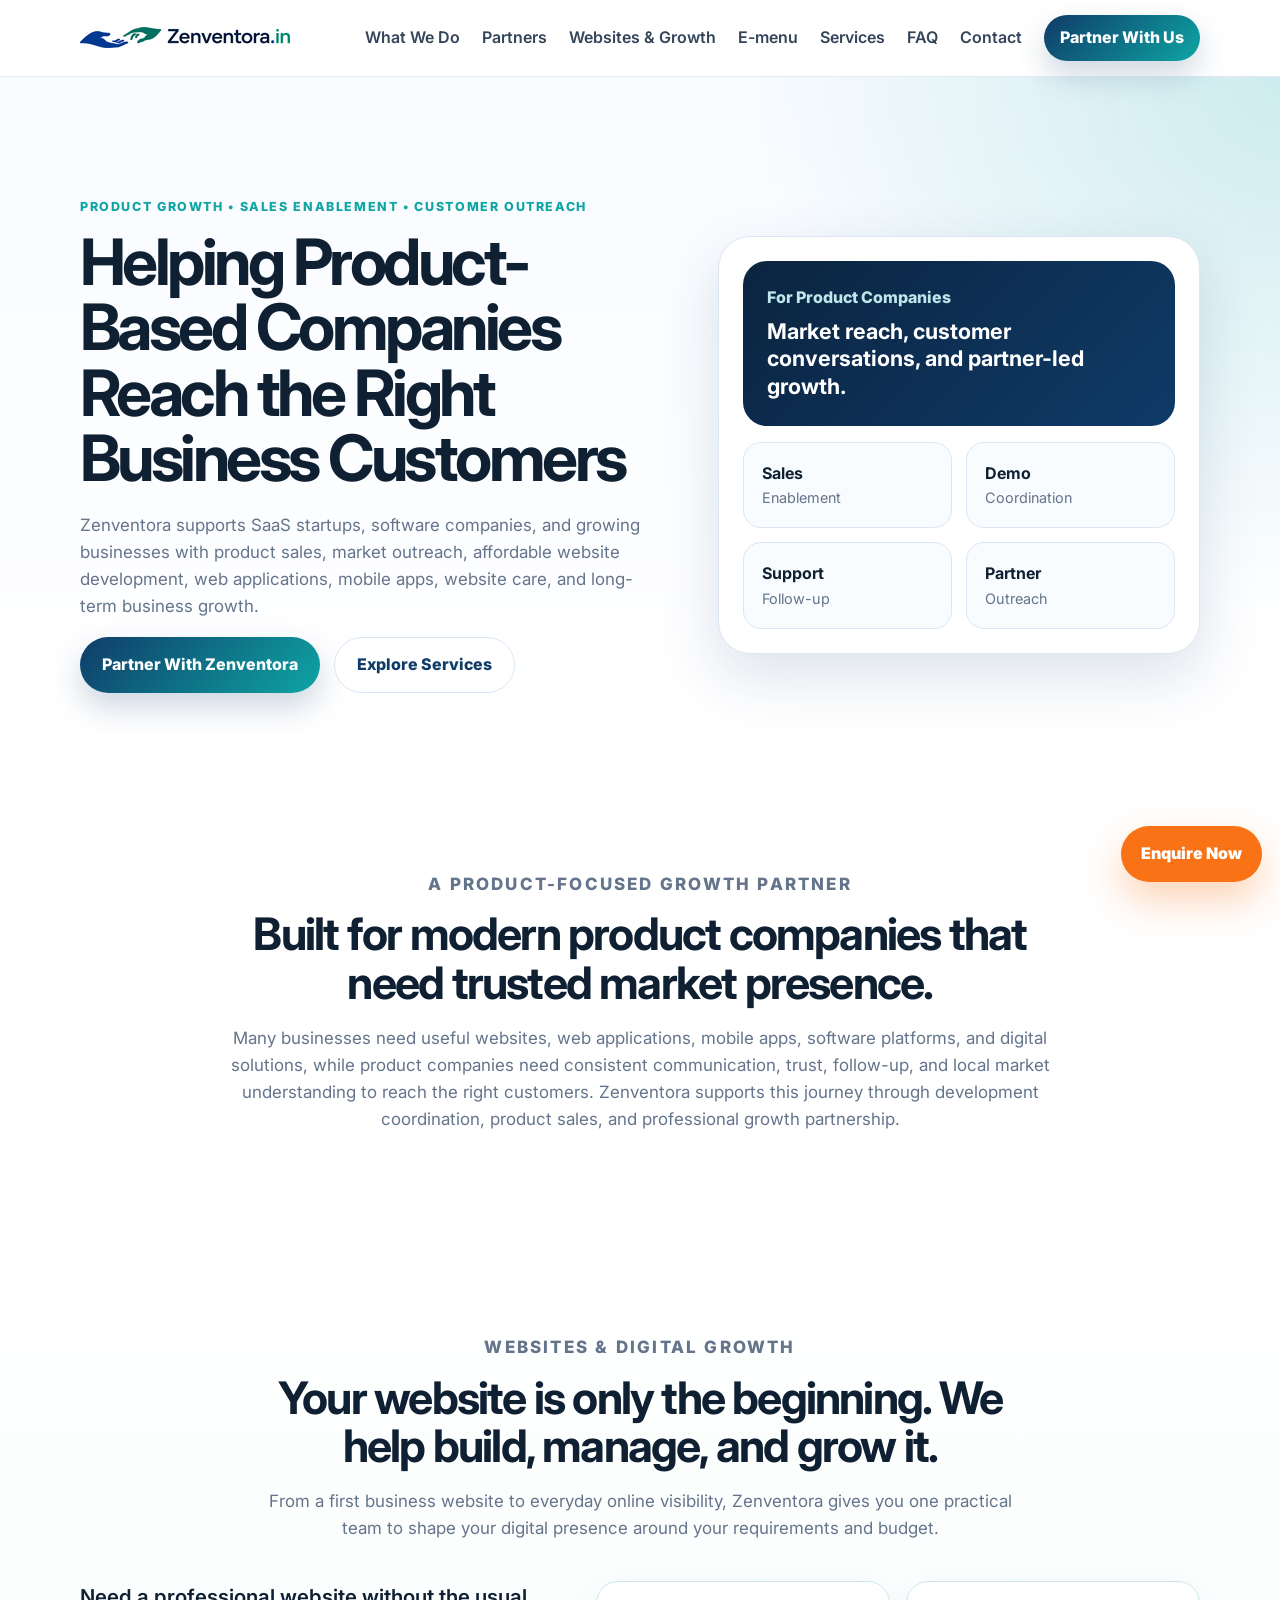
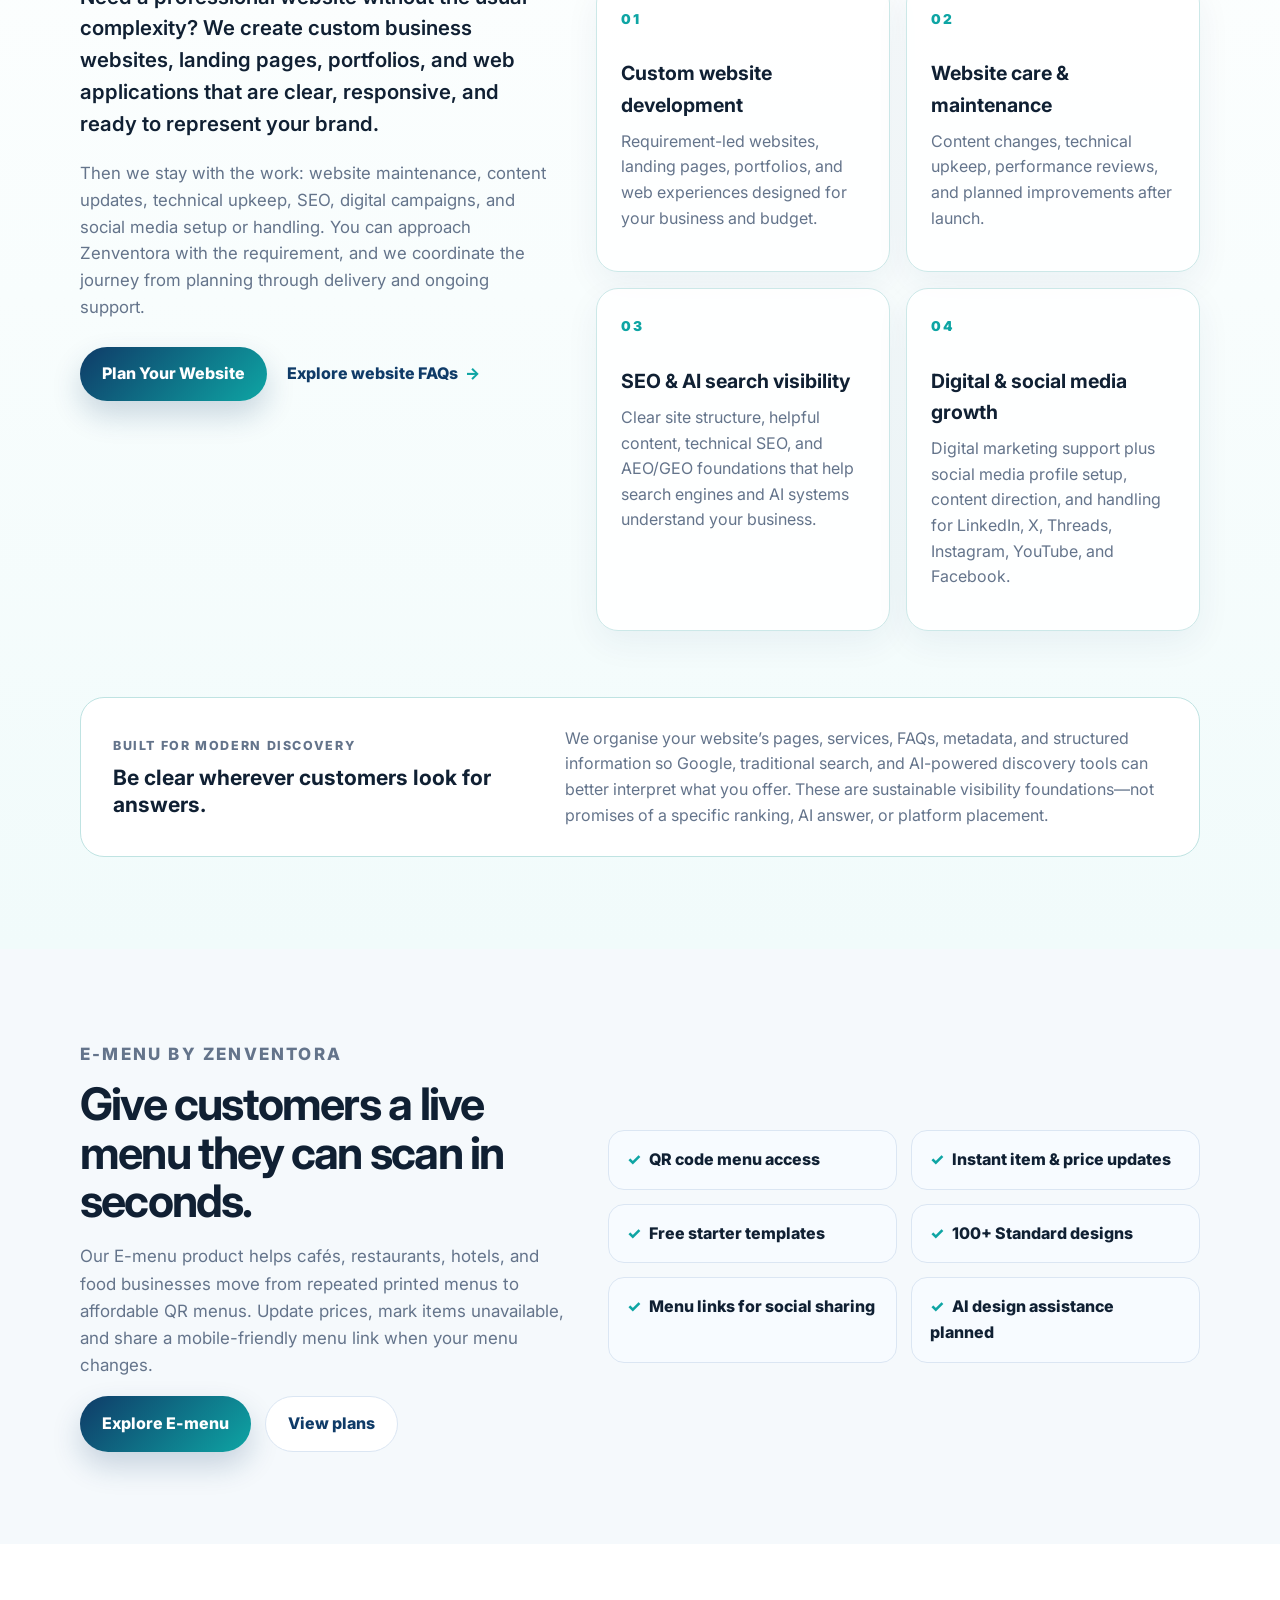
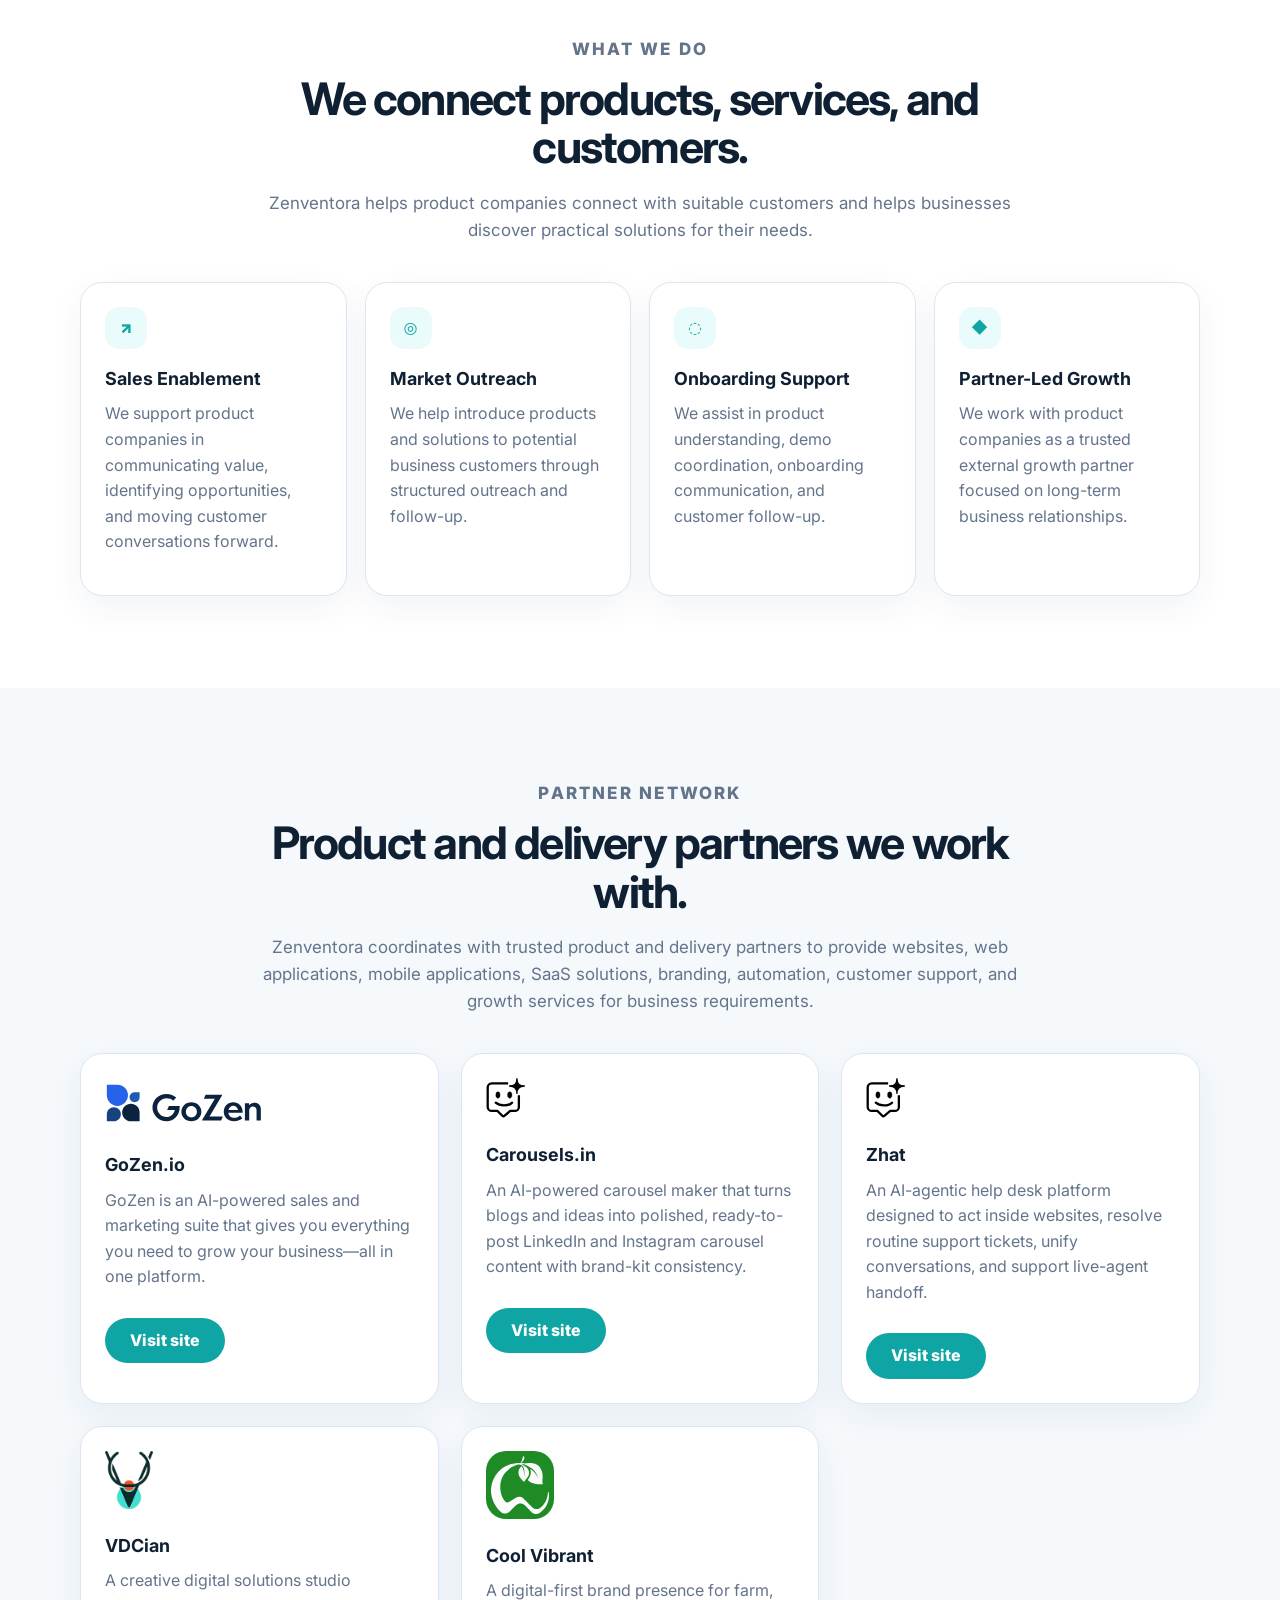
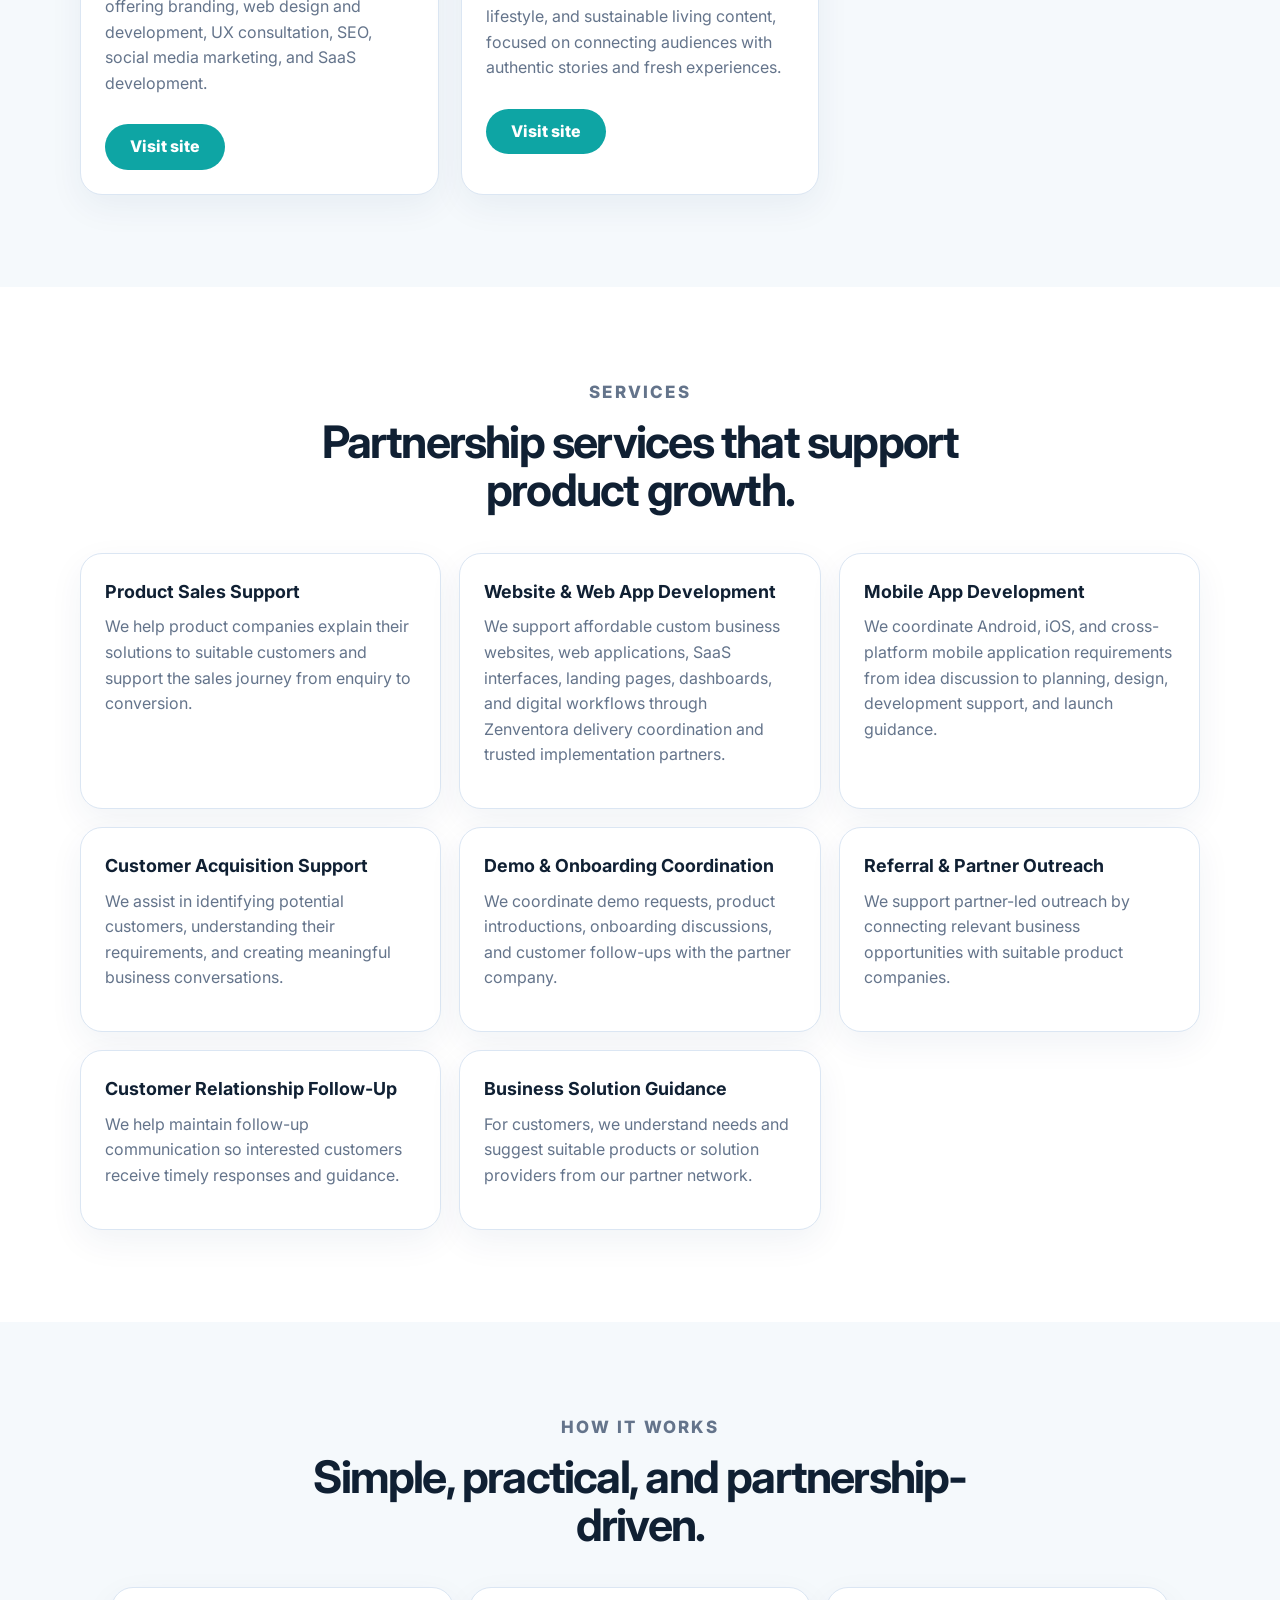
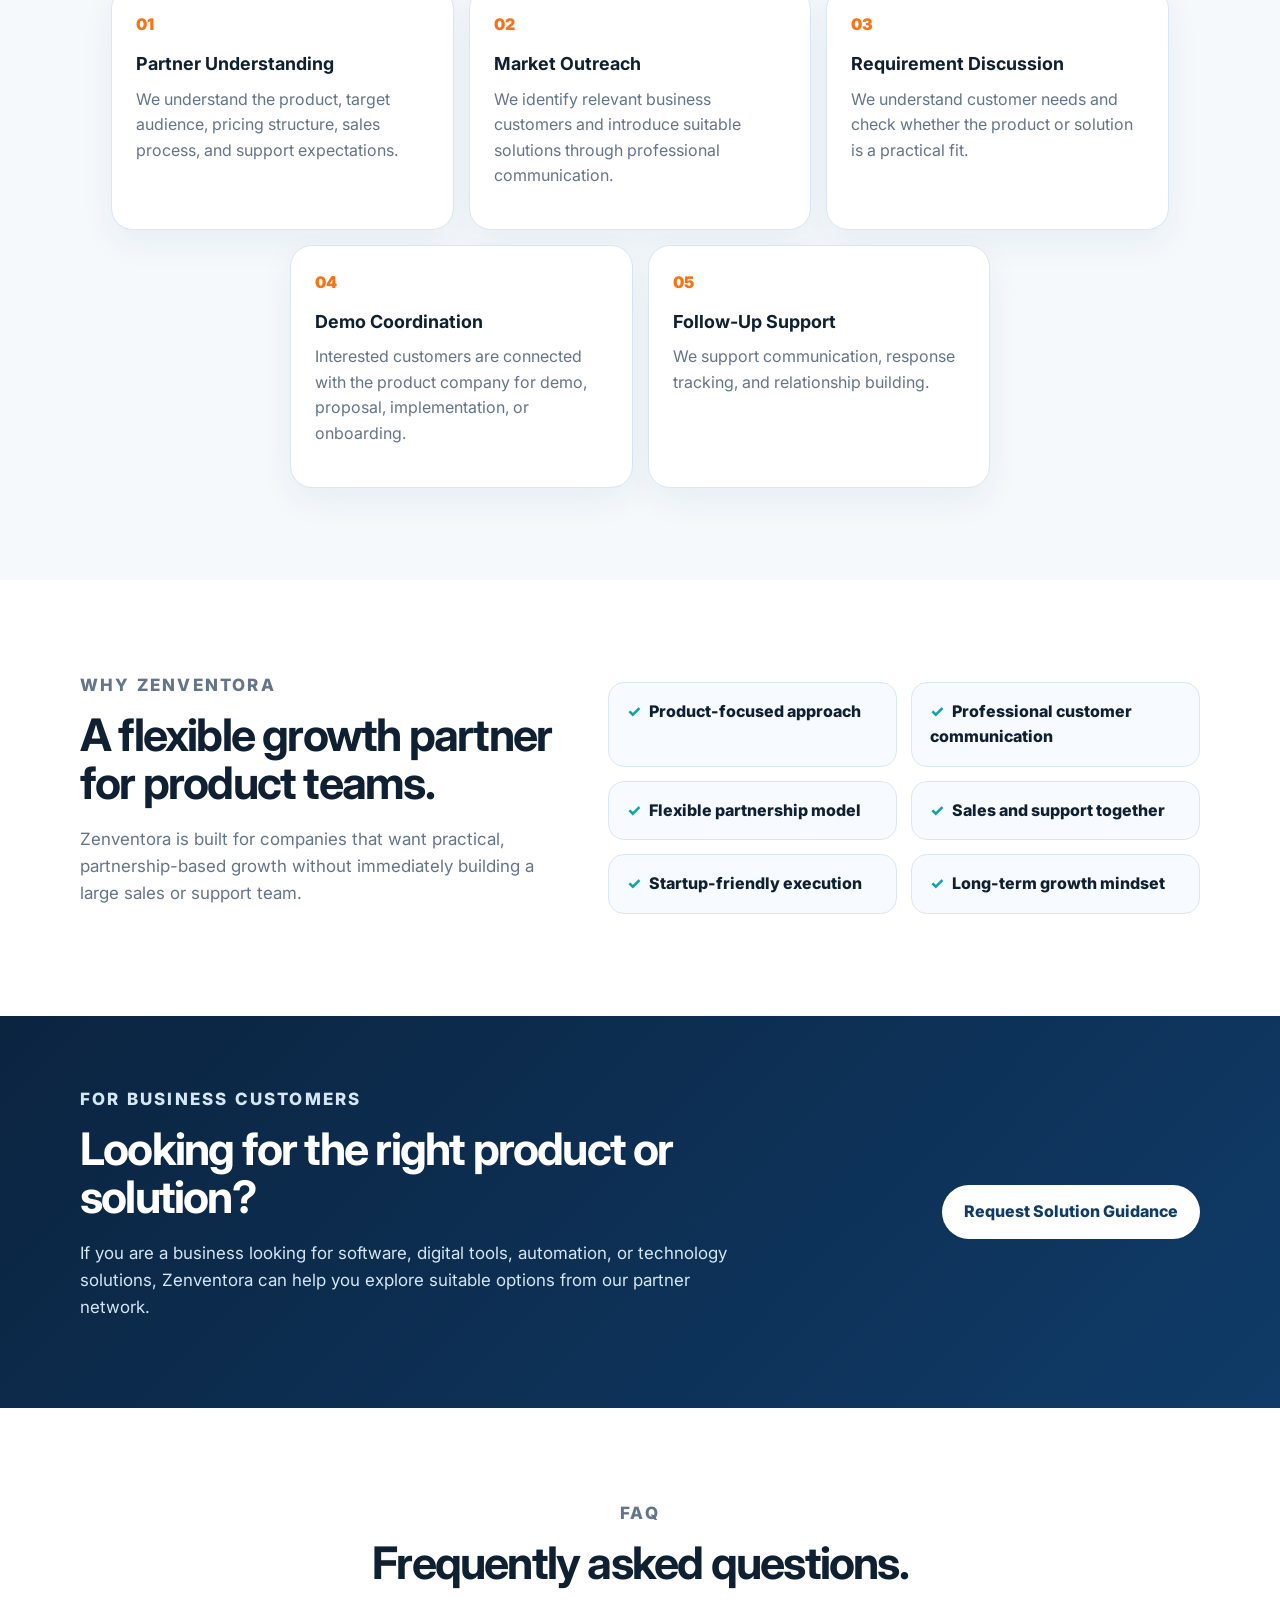
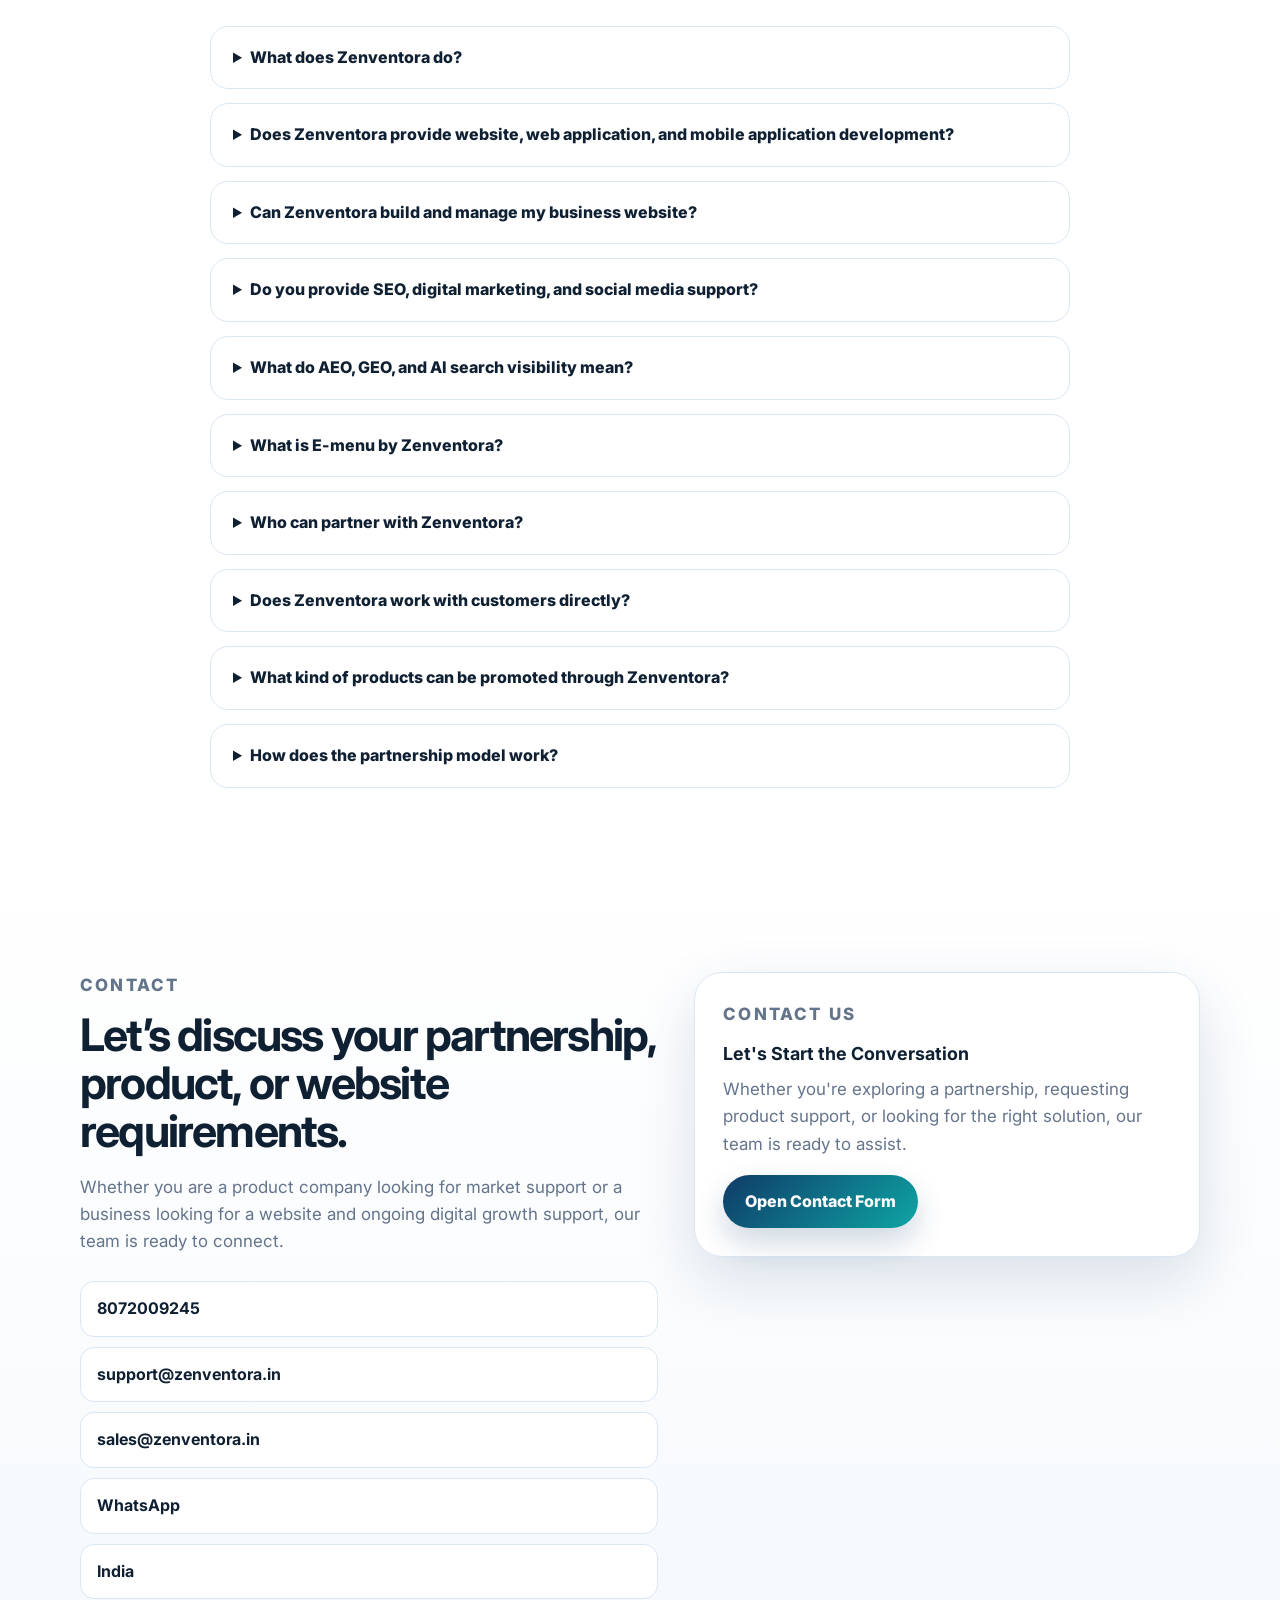
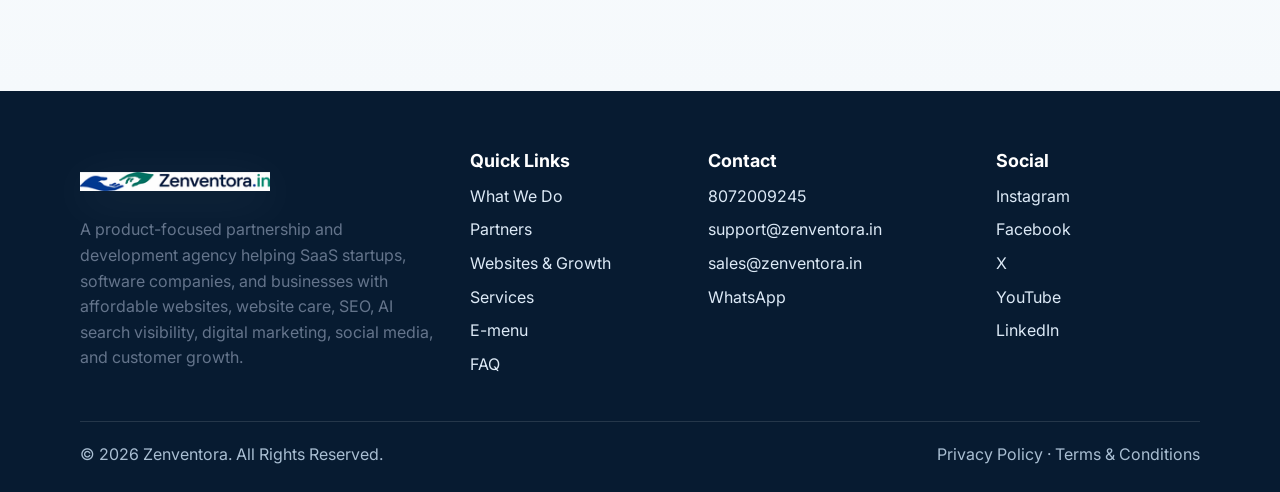
<file: index.html>
<!doctype html>
<html lang="en-IN">
<head>
  <meta charset="utf-8" />
  <meta name="viewport" content="width=device-width, initial-scale=1" />
  <title>Zenventora | Affordable Website, SEO & Business Growth Services</title>
  <meta name="description" content="Zenventora builds affordable, custom business websites and web applications, then supports maintenance, SEO, AI search visibility, digital marketing, and social media management for growing businesses in India." />
  <meta name="keywords" content="Zenventora, Zenventora India, zenventora.in, affordable website development India, custom business website, website maintenance, SEO services, AEO services, AI search optimization, generative engine optimization, digital marketing, social media management, website development, web application development, mobile app development, SaaS development support, product sales partner India, SaaS sales support agency, startup product growth partner, software product sales partner, customer acquisition support, business solution partner, SaaS partnership agency, product outreach agency" />
  <meta name="application-name" content="Zenventora" />
  <meta name="author" content="Zenventora" />
  <meta name="robots" content="index, follow, max-image-preview:large" />
  <link rel="canonical" href="https://zenventora.in/" />
  <link rel="alternate" href="https://zenventora.in/" hreflang="en-IN" />
  <link rel="alternate" href="https://zenventora.in/" hreflang="x-default" />

  <meta property="og:type" content="website" />
  <meta property="og:url" content="https://zenventora.in/" />
  <meta property="og:title" content="Zenventora — Websites, SEO & Business Growth Support" />
  <meta property="og:description" content="Affordable custom websites, ongoing website care, SEO, AI search visibility, digital marketing, and social media support—alongside Zenventora's partnership-led growth services." />
  <meta property="og:image" content="https://zenventora.in/assets/zenventora.png" />
  <meta property="og:site_name" content="Zenventora" />
  <meta property="og:locale" content="en_IN" />
  <meta name="twitter:card" content="summary_large_image" />
  <meta name="twitter:title" content="Zenventora — Websites, SEO & Business Growth Support" />
  <meta name="twitter:description" content="Affordable custom websites, website maintenance, SEO, AI search visibility, digital marketing, social media support, and partnership-led growth." />
  <meta name="twitter:image" content="https://zenventora.in/assets/zenventora.png" />

  <link rel="icon" href="assets/zenventora.png" type="image/svg+xml" />
  <link rel="apple-touch-icon" href="assets/zenventora.png" />
  <link rel="manifest" href="site.webmanifest" />
  <meta name="theme-color" content="#0f3b68" />

  <link rel="preconnect" href="https://fonts.googleapis.com" />
  <link rel="preconnect" href="https://fonts.gstatic.com" crossorigin />
  <link href="https://fonts.googleapis.com/css2?family=Inter:wght@400;500;600;700;800&display=swap" rel="stylesheet" />
  <link rel="stylesheet" href="styles.css" />

  <script type="application/ld+json">
  {
    "@context": "https://schema.org",
    "@type": "WebSite",
    "name": "Zenventora",
    "alternateName": ["Zenventora India", "zenventora.in"],
    "url": "https://zenventora.in/",
    "inLanguage": "en-IN",
    "description": "Official website of Zenventora, an India-based agency for affordable custom websites, website maintenance, SEO, AI search visibility, digital marketing, social media support, product sales, and partnership growth.",
    "publisher": {
      "@type": "Organization",
      "name": "Zenventora",
      "url": "https://zenventora.in/",
      "logo": "https://zenventora.in/assets/zenventora-logo.svg"
    }
  }
  </script>
  <script type="application/ld+json">
  {
    "@context": "https://schema.org",
    "@type": "Organization",
    "name": "Zenventora",
    "url": "https://zenventora.in/",
    "logo": "https://zenventora.in/assets/zenventora-logo.svg",
    "image": "https://zenventora.in/assets/zenventora.png",
    "hasOfferCatalog": {
      "@type": "OfferCatalog",
      "name": "Zenventora services",
      "itemListElement": [
        {"@type": "Offer", "itemOffered": {"@type": "Service", "name": "Affordable custom website development"}},
        {"@type": "Offer", "itemOffered": {"@type": "Service", "name": "Website maintenance and management"}},
        {"@type": "Offer", "itemOffered": {"@type": "Service", "name": "Search engine optimization (SEO) and AI search visibility optimization"}},
        {"@type": "Offer", "itemOffered": {"@type": "Service", "name": "Digital marketing and social media management"}},
        {"@type": "Offer", "itemOffered": {"@type": "Service", "name": "Web application development"}},
        {"@type": "Offer", "itemOffered": {"@type": "Service", "name": "Mobile application development"}},
        {"@type": "Offer", "itemOffered": {"@type": "Service", "name": "Product sales and partnership growth"}}
      ]
    },
    "alternateName": ["Zenventora India", "zenventora.in"],
    "areaServed": "IN",
    "sameAs": ["https://www.instagram.com/zenventora/", "https://www.facebook.com/profile.php?id=61591519560721", "https://x.com/zenventora", "https://www.youtube.com/@zenventora", "https://www.linkedin.com/company/zenventora/"],
    "description": "Zenventora helps businesses establish and grow their online presence with affordable custom websites, maintenance, SEO, AI search visibility, digital marketing, social media support, as well as product sales, outreach, onboarding coordination, and partner-led growth.",
    "contactPoint": [{
      "@type": "ContactPoint",
      "telephone": "+91-8072009245",
      "contactType": "sales",
      "url": "https://wa.me/918072009245",
      "areaServed": "IN",
      "availableLanguage": ["English", "Tamil"]
    }]
  }
  </script>
  <script type="application/ld+json">
  {
    "@context": "https://schema.org",
    "@type": "FAQPage",
    "mainEntity": [
      {"@type":"Question","name":"What does Zenventora do?","acceptedAnswer":{"@type":"Answer","text":"Zenventora provides affordable custom website development, web application and mobile app development, website maintenance, SEO, AI search visibility optimization, digital marketing, social media support, product sales support, customer outreach, onboarding coordination, and partner-led growth."}},
      {"@type":"Question","name":"Can Zenventora manage my website after launch?","acceptedAnswer":{"@type":"Answer","text":"Yes. Zenventora can support website maintenance and ongoing management, including content updates, performance checks, technical upkeep, SEO support, and planned improvements based on the agreed scope."}},
      {"@type":"Question","name":"What is AI search visibility optimization?","acceptedAnswer":{"@type":"Answer","text":"AI search visibility optimization, often called answer engine optimization (AEO) or generative engine optimization (GEO), helps make website information clear, structured, accurate, and easier for search engines and AI assistants to understand. Visibility or rankings cannot be guaranteed because platforms control their own results."}},
      {"@type":"Question","name":"Does Zenventora provide website, web application, and mobile application development?","acceptedAnswer":{"@type":"Answer","text":"Yes. Zenventora supports custom business websites, web applications, mobile application development, SaaS implementation support, product sales, and partnership-led growth through its delivery coordination and trusted partner network."}},
      {"@type":"Question","name":"Who can partner with Zenventora?","acceptedAnswer":{"@type":"Answer","text":"SaaS companies, software product companies, startup product teams, digital solution brands, and business technology providers can partner with Zenventora."}},
      {"@type":"Question","name":"Does Zenventora work with customers directly?","acceptedAnswer":{"@type":"Answer","text":"Yes. Businesses looking for software, digital tools, automation, or technology solutions can contact Zenventora for guided solution discovery."}}
    ]
  }
  </script>
</head>
<body>
  <a class="skip-link" href="#main">Skip to content</a>
  <header class="site-header" data-header>
    <nav class="nav container" aria-label="Primary navigation">
      <a class="brand" href="#home" aria-label="Zenventora home">
        <img class="brand-logo" src="assets/zenventora-logo.svg" alt="Official Zenventora logo" itemprop="logo" />
      </a>
      <button class="nav-toggle" type="button" aria-controls="nav-menu" aria-expanded="false" data-nav-toggle>Menu</button>
      <div id="nav-menu" class="nav-menu" data-nav-menu>
        <a href="#what-we-do">What We Do</a>
        <a href="#partners">Partners</a>
        <a href="#web-presence">Websites & Growth</a>
        <a href="emenu/">E-menu</a>
        <a href="#services">Services</a>
        <a href="#faq">FAQ</a>
        <a href="#contact">Contact</a>
        <a class="btn btn-primary btn-small" href="contact.html">Partner With Us</a>
      </div>
    </nav>
  </header>

  <main id="main">
    <section id="home" class="hero section">
      <div class="container hero-grid">
        <div class="hero-copy">
          <p class="eyebrow">Product Growth • Sales Enablement • Customer Outreach</p>
          <h1>Helping Product-Based Companies Reach the Right Business Customers</h1>
          <p class="hero-text">Zenventora supports SaaS startups, software companies, and growing businesses with product sales, market outreach, affordable website development, web applications, mobile apps, website care, and long-term business growth.</p>
          <div class="hero-actions">
            <a class="btn btn-primary" href="contact.html">Partner With Zenventora</a>
            <a class="btn btn-secondary" href="#services">Explore Services</a>
          </div>
        </div>
        <div class="hero-panel" aria-label="Zenventora focus areas">
          <div class="metric-card accent">
            <span>For Product Companies</span>
            <strong>Market reach, customer conversations, and partner-led growth.</strong>
          </div>
          <div class="metric-grid">
            <div><strong>Sales</strong><span>Enablement</span></div>
            <div><strong>Demo</strong><span>Coordination</span></div>
            <div><strong>Support</strong><span>Follow-up</span></div>
            <div><strong>Partner</strong><span>Outreach</span></div>
          </div>
        </div>
      </div>
    </section>

    <section class="section intro">
      <div class="container narrow">
        <p class="eyebrow">A product-focused growth partner</p>
        <h2>Built for modern product companies that need trusted market presence.</h2>
        <p>Many businesses need useful websites, web applications, mobile apps, software platforms, and digital solutions, while product companies need consistent communication, trust, follow-up, and local market understanding to reach the right customers. Zenventora supports this journey through development coordination, product sales, and professional growth partnership.</p>
      </div>
    </section>

    <section id="web-presence" class="section web-presence">
      <div class="container">
        <div class="section-heading">
          <p class="eyebrow">Websites & digital growth</p>
          <h2>Your website is only the beginning. We help build, manage, and grow it.</h2>
          <p>From a first business website to everyday online visibility, Zenventora gives you one practical team to shape your digital presence around your requirements and budget.</p>
        </div>
        <div class="web-presence-grid">
          <div class="web-presence-copy">
            <p class="web-presence-lead">Need a professional website without the usual complexity? We create custom business websites, landing pages, portfolios, and web applications that are clear, responsive, and ready to represent your brand.</p>
            <p>Then we stay with the work: website maintenance, content updates, technical upkeep, SEO, digital campaigns, and social media setup or handling. You can approach Zenventora with the requirement, and we coordinate the journey from planning through delivery and ongoing support.</p>
            <div class="web-presence-actions">
              <a class="btn btn-primary" href="contact.html">Plan Your Website</a>
              <a class="text-link" href="#website-faq">Explore website FAQs <span aria-hidden="true">→</span></a>
            </div>
          </div>
          <div class="web-service-grid" aria-label="Website and digital growth services">
            <article class="web-service-card"><span class="service-number">01</span><h3>Custom website development</h3><p>Requirement-led websites, landing pages, portfolios, and web experiences designed for your business and budget.</p></article>
            <article class="web-service-card"><span class="service-number">02</span><h3>Website care & maintenance</h3><p>Content changes, technical upkeep, performance reviews, and planned improvements after launch.</p></article>
            <article class="web-service-card"><span class="service-number">03</span><h3>SEO & AI search visibility</h3><p>Clear site structure, helpful content, technical SEO, and AEO/GEO foundations that help search engines and AI systems understand your business.</p></article>
            <article class="web-service-card"><span class="service-number">04</span><h3>Digital & social media growth</h3><p>Digital marketing support plus social media profile setup, content direction, and handling for LinkedIn, X, Threads, Instagram, YouTube, and Facebook.</p></article>
          </div>
        </div>
        <div class="search-clarity">
          <div><p class="eyebrow">Built for modern discovery</p><h3>Be clear wherever customers look for answers.</h3></div>
          <p>We organise your website’s pages, services, FAQs, metadata, and structured information so Google, traditional search, and AI-powered discovery tools can better interpret what you offer. These are sustainable visibility foundations—not promises of a specific ranking, AI answer, or platform placement.</p>
        </div>
      </div>
    </section>

    <section id="e-menu" class="section emenu-promo soft-bg">
      <div class="container split-grid">
        <div><p class="eyebrow">E-menu by Zenventora</p><h2>Give customers a live menu they can scan in seconds.</h2><p>Our E-menu product helps cafés, restaurants, hotels, and food businesses move from repeated printed menus to affordable QR menus. Update prices, mark items unavailable, and share a mobile-friendly menu link when your menu changes.</p><div class="hero-actions"><a class="btn btn-primary" href="emenu/">Explore E-menu</a><a class="btn btn-secondary" href="emenu/#pricing">View plans</a></div></div>
        <div class="check-grid"><span>QR code menu access</span><span>Instant item & price updates</span><span>Free starter templates</span><span>100+ Standard designs</span><span>Menu links for social sharing</span><span>AI design assistance planned</span></div>
      </div>
    </section>

    <section id="what-we-do" class="section">
      <div class="container">
        <div class="section-heading">
          <p class="eyebrow">What we do</p>
          <h2>We connect products, services, and customers.</h2>
          <p>Zenventora helps product companies connect with suitable customers and helps businesses discover practical solutions for their needs.</p>
        </div>
        <div class="card-grid four">
          <article class="card"><span class="icon">↗</span><h3>Sales Enablement</h3><p>We support product companies in communicating value, identifying opportunities, and moving customer conversations forward.</p></article>
          <article class="card"><span class="icon">◎</span><h3>Market Outreach</h3><p>We help introduce products and solutions to potential business customers through structured outreach and follow-up.</p></article>
          <article class="card"><span class="icon">◌</span><h3>Onboarding Support</h3><p>We assist in product understanding, demo coordination, onboarding communication, and customer follow-up.</p></article>
          <article class="card"><span class="icon">◆</span><h3>Partner-Led Growth</h3><p>We work with product companies as a trusted external growth partner focused on long-term business relationships.</p></article>
        </div>
      </div>
    </section>

    <section id="partners" class="section soft-bg">
      <div class="container">
        <div class="section-heading">
          <p class="eyebrow">Partner network</p>
          <h2>Product and delivery partners we work with.</h2>
          <p>Zenventora coordinates with trusted product and delivery partners to provide websites, web applications, mobile applications, SaaS solutions, branding, automation, customer support, and growth services for business requirements.</p>
        </div>
        <div class="partner-grid" data-nosnippet>
          <article class="partner-card"><a class="partner-logo" href="https://gozen.io/?via=zenventora" target="_blank" rel="noopener"><svg width="250" height="50" viewBox="0 0 2740 400" fill="none" xmlns="http://www.w3.org/2000/svg">
    <path d="M379.418 304.348V400H283.766C258.397 400 234.068 389.922 216.13 371.984C198.191 354.046 188.114 329.716 188.114 304.348C188.114 278.979 198.191 254.65 216.13 236.712C234.068 218.773 258.397 208.696 283.766 208.696C309.134 208.696 333.464 218.773 351.402 236.712C369.34 254.65 379.418 278.979 379.418 304.348Z" fill="#0C233F"></path>
    <path d="M96.8117 246.377C117.183 246.377 136.721 254.47 151.126 268.875C165.531 283.279 173.623 302.817 173.623 323.188C173.623 343.56 165.531 363.097 151.126 377.502C136.721 391.907 117.183 400 96.8117 400H20.0002V323.188C20.0002 302.817 28.0928 283.279 42.4977 268.875C56.9027 254.47 76.44 246.377 96.8117 246.377Z" fill="#17417F"></path>
    <path d="M324.346 191.304C309.739 191.304 295.732 185.502 285.404 175.174C275.075 164.846 269.273 150.838 269.273 136.232C269.273 121.626 275.075 107.618 285.404 97.2897C295.732 86.9617 309.739 81.1594 324.346 81.1594H379.418V136.232C379.418 150.838 373.616 164.846 363.288 175.174C352.96 185.502 338.952 191.304 324.346 191.304Z" fill="#205BB2"></path>
    <path d="M20.002 0H135.944C166.694 0 196.184 12.2153 217.927 33.9586C239.671 55.7019 251.886 85.1922 251.886 115.942C251.886 146.692 239.671 176.182 217.927 197.925C196.184 219.669 166.694 231.884 135.944 231.884C105.194 231.884 75.7039 219.669 53.9606 197.925C32.2173 176.182 20.002 146.692 20.002 115.942L20.002 0Z" fill="#2563EB"></path>
    <path d="M818.111 250C818.111 270.655 814.332 290.176 806.776 308.564C799.471 326.7 789.395 342.569 776.549 356.171C763.703 369.773 748.589 380.479 731.209 388.287C713.829 396.096 695.189 400 675.29 400C653.627 400 633.224 396.096 614.081 388.287C595.189 380.227 578.816 369.521 564.962 356.171C551.108 342.569 540.151 326.574 532.091 308.186C524.03 289.799 520 270.277 520 249.622C520 228.967 524.03 209.572 532.091 191.436C540.151 173.048 551.108 157.179 564.962 143.829C578.816 130.227 595.189 119.521 614.081 111.713C633.224 103.904 653.627 100 675.29 100C695.693 100 715.088 103.652 733.476 110.957C752.116 118.01 767.985 127.456 781.083 139.295L747.456 175.567C737.632 166.499 726.549 159.446 714.207 154.408C701.864 149.37 688.892 146.851 675.29 146.851C660.932 146.851 647.33 149.622 634.484 155.164C621.889 160.705 610.932 168.136 601.612 177.456C592.292 186.776 584.861 197.733 579.32 210.327C574.03 222.67 571.385 235.642 571.385 249.244C571.385 263.35 574.03 276.7 579.32 289.295C584.861 301.889 592.292 312.972 601.612 322.544C610.932 331.864 621.889 339.295 634.484 344.836C647.33 350.378 660.932 353.149 675.29 353.149C686.373 353.149 696.952 351.134 707.028 347.103C717.103 343.073 726.045 337.657 733.854 330.856C741.662 323.804 748.212 315.617 753.501 306.297C759.043 296.977 762.821 286.902 764.836 276.071H681.335L699.849 232.62H818.111V250Z" fill="#0C233F"></path>
    <path d="M946.592 192.947C962.209 192.947 976.693 195.718 990.043 201.259C1003.64 206.549 1015.23 213.854 1024.8 223.174C1034.63 232.494 1042.31 243.451 1047.85 256.045C1053.39 268.64 1056.16 282.116 1056.16 296.474C1056.16 310.831 1053.39 324.307 1047.85 336.902C1042.31 349.496 1034.63 360.453 1024.8 369.773C1015.23 379.093 1003.64 386.398 990.043 391.688C976.693 397.229 962.209 400 946.592 400C930.975 400 916.365 397.229 902.763 391.688C889.413 386.398 877.826 379.093 868.003 369.773C858.431 360.453 850.874 349.496 845.333 336.902C839.791 324.307 837.02 310.831 837.02 296.474C837.02 282.116 839.791 268.64 845.333 256.045C850.874 243.451 858.431 232.494 868.003 223.174C877.826 213.854 889.413 206.549 902.763 201.259C916.365 195.718 930.975 192.947 946.592 192.947ZM946.592 233.375C938.028 233.375 929.967 235.139 922.411 238.665C915.106 241.94 908.809 246.474 903.519 252.267C898.229 257.809 894.073 264.484 891.05 272.292C888.028 279.849 886.516 287.909 886.516 296.474C886.516 313.854 892.184 328.715 903.519 341.058C914.854 353.401 929.212 359.572 946.592 359.572C955.156 359.572 963.091 357.935 970.396 354.66C977.952 351.134 984.375 346.6 989.665 341.058C995.207 335.264 999.489 328.589 1002.51 321.033C1005.53 313.224 1007.05 305.038 1007.05 296.474C1007.05 287.909 1005.53 279.849 1002.51 272.292C999.489 264.484 995.207 257.809 989.665 252.267C984.375 246.474 977.952 241.94 970.396 238.665C963.091 235.139 955.156 233.375 946.592 233.375Z" fill="#0C233F"></path>
    <path d="M1272.88 390.932H1066.58L1065.83 384.887L1203.74 153.275H1082.83L1102.48 109.068H1282.7L1283.84 115.113L1145.55 346.725H1291.77L1272.88 390.932Z" fill="#0C233F"></path>
    <path d="M1406.05 231.486C1392.7 231.486 1381.37 235.516 1372.05 243.577C1362.98 251.385 1356.81 262.091 1353.53 275.693H1457.82C1454.54 262.343 1448.37 251.637 1439.3 243.577C1430.23 235.516 1419.15 231.486 1406.05 231.486ZM1505.42 366.373C1495.35 375.693 1482.63 383.627 1467.26 390.176C1452.15 396.725 1434.52 400 1414.36 400C1397.24 400 1381.62 397.355 1367.51 392.065C1353.66 386.776 1341.82 379.597 1332 370.529C1322.43 361.209 1314.99 350.252 1309.7 337.657C1304.42 324.811 1301.77 311.083 1301.77 296.474C1301.77 281.864 1304.29 268.262 1309.33 255.668C1314.62 242.821 1321.8 231.864 1330.86 222.796C1340.18 213.476 1351.27 206.171 1364.11 200.882C1376.96 195.592 1391.07 192.947 1406.43 192.947C1420.54 192.947 1433.76 195.592 1446.1 200.882C1458.7 205.919 1469.53 212.972 1478.6 222.04C1487.66 231.108 1494.84 241.94 1500.13 254.534C1505.42 267.128 1508.07 280.73 1508.07 295.34V307.431H1351.64C1353.66 324.811 1360.33 338.287 1371.67 347.859C1383 357.431 1397.49 362.217 1415.12 362.217C1428.72 362.217 1440.81 359.95 1451.39 355.416C1462.22 350.63 1471.67 344.584 1479.73 337.28L1505.42 366.373Z" fill="#0C233F"></path>
    <path d="M1580.63 278.338V390.932H1533.4V202.015H1578.36V225.441C1584.16 218.388 1592.34 211.965 1602.92 206.171C1613.5 200.126 1625.97 197.103 1640.33 197.103C1659.97 197.103 1676.1 203.401 1688.69 215.995C1701.54 228.589 1707.96 245.844 1707.96 267.758V390.932H1661.11V281.738C1661.11 265.869 1657.08 254.786 1649.02 248.489C1641.21 242.191 1632.01 239.043 1621.44 239.043C1616.9 239.043 1612.12 239.924 1607.08 241.688C1602.29 243.451 1597.88 245.97 1593.85 249.244C1590.08 252.519 1586.93 256.675 1584.41 261.713C1581.89 266.499 1580.63 272.04 1580.63 278.338Z" fill="#0C233F"></path>
 </svg></a><h3>GoZen.io</h3><p>GoZen is an AI-powered sales and marketing suite that gives you everything you need to grow your business—all in one platform.</p><a class="partner-link" href="https://gozen.io/?via=zenventora" target="_blank" rel="noopener">Visit site</a></article>
          <article class="partner-card"><a class="partner-logo" href="https://carousels.in/?via=zenventora" target="_blank" rel="noopener"><img src="assets/partners/carousels.svg" alt="Carousels.in partner logo" /></a><h3>Carousels.in</h3><p>An AI-powered carousel maker that turns blogs and ideas into polished, ready-to-post LinkedIn and Instagram carousel content with brand-kit consistency.</p><a class="partner-link" href="https://carousels.in/?via=zenventora" target="_blank" rel="noopener">Visit site</a></article>
          <article class="partner-card"><a class="partner-logo" href="https://zhat.in/?via=zenventora" target="_blank" rel="noopener"><img src="assets/partners/carousels.svg" alt="Zhat partner logo" /></a><h3>Zhat</h3><p>An AI-agentic help desk platform designed to act inside websites, resolve routine support tickets, unify conversations, and support live-agent handoff.</p><a class="partner-link" href="https://zhat.in/?via=zenventora" target="_blank" rel="noopener">Visit site</a></article>
          <article class="partner-card"><a class="partner-logo" href="https://www.vdcian.com/?via=zenventora" target="_blank" rel="noopener"><img src="assets/partners/vdcian.png" alt="VDCian partner logo" /></a><h3>VDCian</h3><p>A creative digital solutions studio offering branding, web design and development, UX consultation, SEO, social media marketing, and SaaS development.</p><a class="partner-link" href="https://www.vdcian.com/?via=zenventora" target="_blank" rel="noopener">Visit site</a></article>
          <article class="partner-card"><a class="partner-logo green" href="https://coolvibrant.in/?via=zenventora" target="_blank" rel="noopener"><img src="assets/partners/coolvibrant.svg" alt="Cool Vibrant partner logo" /></a><h3>Cool Vibrant</h3><p>A digital-first brand presence for farm, lifestyle, and sustainable living content, focused on connecting audiences with authentic stories and fresh experiences.</p><a class="partner-link" href="https://coolvibrant.in/?via=zenventora" target="_blank" rel="noopener">Visit site</a></article>
        </div>
      </div>
    </section>

    <section id="services" class="section">
      <div class="container">
        <div class="section-heading">
          <p class="eyebrow">Services</p>
          <h2>Partnership services that support product growth.</h2>
        </div>
        <div class="service-list">
          <article><h3>Product Sales Support</h3><p>We help product companies explain their solutions to suitable customers and support the sales journey from enquiry to conversion.</p></article>
          <article><h3>Website & Web App Development</h3><p>We support affordable custom business websites, web applications, SaaS interfaces, landing pages, dashboards, and digital workflows through Zenventora delivery coordination and trusted implementation partners.</p></article>
          <article><h3>Mobile App Development</h3><p>We coordinate Android, iOS, and cross-platform mobile application requirements from idea discussion to planning, design, development support, and launch guidance.</p></article>
          <article><h3>Customer Acquisition Support</h3><p>We assist in identifying potential customers, understanding their requirements, and creating meaningful business conversations.</p></article>
          <article><h3>Demo & Onboarding Coordination</h3><p>We coordinate demo requests, product introductions, onboarding discussions, and customer follow-ups with the partner company.</p></article>
          <article><h3>Referral & Partner Outreach</h3><p>We support partner-led outreach by connecting relevant business opportunities with suitable product companies.</p></article>
          <article><h3>Customer Relationship Follow-Up</h3><p>We help maintain follow-up communication so interested customers receive timely responses and guidance.</p></article>
          <article><h3>Business Solution Guidance</h3><p>For customers, we understand needs and suggest suitable products or solution providers from our partner network.</p></article>
        </div>
      </div>
    </section>

    <section class="section process soft-bg">
      <div class="container">
        <div class="section-heading"><p class="eyebrow">How it works</p><h2>Simple, practical, and partnership-driven.</h2></div>
        <div class="steps">
          <article><span>01</span><h3>Partner Understanding</h3><p>We understand the product, target audience, pricing structure, sales process, and support expectations.</p></article>
          <article><span>02</span><h3>Market Outreach</h3><p>We identify relevant business customers and introduce suitable solutions through professional communication.</p></article>
          <article><span>03</span><h3>Requirement Discussion</h3><p>We understand customer needs and check whether the product or solution is a practical fit.</p></article>
          <article><span>04</span><h3>Demo Coordination</h3><p>Interested customers are connected with the product company for demo, proposal, implementation, or onboarding.</p></article>
          <article><span>05</span><h3>Follow-Up Support</h3><p>We support communication, response tracking, and relationship building.</p></article>
        </div>
      </div>
    </section>

    <section class="section split-section">
      <div class="container split-grid">
        <div>
          <p class="eyebrow">Why Zenventora</p>
          <h2>A flexible growth partner for product teams.</h2>
          <p>Zenventora is built for companies that want practical, partnership-based growth without immediately building a large sales or support team.</p>
        </div>
        <div class="check-grid">
          <span>Product-focused approach</span><span>Professional customer communication</span><span>Flexible partnership model</span><span>Sales and support together</span><span>Startup-friendly execution</span><span>Long-term growth mindset</span>
        </div>
      </div>
    </section>

    <section class="section customer-band">
      <div class="container customer-card">
        <div><p class="eyebrow">For business customers</p><h2>Looking for the right product or solution?</h2><p>If you are a business looking for software, digital tools, automation, or technology solutions, Zenventora can help you explore suitable options from our partner network.</p></div>
        <a class="btn btn-light" href="contact.html">Request Solution Guidance</a>
      </div>
    </section>

    <section id="faq" class="section">
      <div class="container">
        <div class="section-heading"><p class="eyebrow">FAQ</p><h2>Frequently asked questions.</h2></div>
        <div class="faq-list">
          <details><summary>What does Zenventora do?</summary><p>Zenventora provides affordable custom website development, web application and mobile app development, website maintenance, SEO, AI search visibility optimization, digital marketing, social media support, product sales support, customer outreach, onboarding coordination, and partner-led growth.</p></details>
          <details><summary>Does Zenventora provide website, web application, and mobile application development?</summary><p>Yes. Zenventora supports custom business websites, web applications, mobile application development, SaaS implementation support, product sales, and partnership-led growth through its delivery coordination and trusted partner network.</p></details>
          <details id="website-faq"><summary>Can Zenventora build and manage my business website?</summary><p>Yes. We can coordinate a custom website around your requirement and budget, then support agreed maintenance, content updates, technical upkeep, SEO, and future improvements after launch.</p></details>
          <details><summary>Do you provide SEO, digital marketing, and social media support?</summary><p>Yes. Alongside website work, Zenventora can support SEO foundations, digital marketing, and social media setup or ongoing handling for LinkedIn, X, Threads, Instagram, YouTube, and Facebook, based on the agreed scope.</p></details>
          <details><summary>What do AEO, GEO, and AI search visibility mean?</summary><p>Answer engine optimization (AEO) and generative engine optimization (GEO) focus on making your website information clear, structured, accurate, and useful for search engines and AI-powered discovery tools. We build these foundations, but no agency can guarantee rankings, AI-generated answers, or placement on third-party platforms.</p></details>
          <details><summary>What is E-menu by Zenventora?</summary><p>E-menu is an affordable live QR menu product for cafés, restaurants, hotels, and food businesses. Customers scan a QR code to browse a mobile-friendly menu, while the business can update menu details and availability as needed.</p></details>
          <details><summary>Who can partner with Zenventora?</summary><p>SaaS companies, software product companies, startup product teams, digital solution brands, and business technology providers can partner with Zenventora.</p></details>
          <details><summary>Does Zenventora work with customers directly?</summary><p>Yes. Businesses looking for software, digital tools, automation, or technology solutions can contact Zenventora for guided solution discovery.</p></details>
          <details><summary>What kind of products can be promoted through Zenventora?</summary><p>Zenventora can work with CRM, ERP, billing software, HR tools, automation platforms, productivity tools, cloud services, and other digital solutions.</p></details>
          <details><summary>How does the partnership model work?</summary><p>The partnership model depends on the product, customer segment, business process, and mutual agreement between Zenventora and the product company.</p></details>
        </div>
      </div>
    </section>

    <section id="contact" class="section contact-section">
      <div class="container contact-grid">
        <div>
          <p class="eyebrow">Contact</p>
          <h2>Let’s discuss your partnership, product, or website requirements.</h2>
          <p>Whether you are a product company looking for market support or a business looking for a website and ongoing digital growth support, our team is ready to connect.</p>
          <div class="contact-points"><a href="tel:+918072009245">8072009245</a><a href="mailto:support@zenventora.in">support@zenventora.in</a><a href="mailto:sales@zenventora.in">sales@zenventora.in</a><a href="https://wa.me/918072009245" target="_blank" rel="noopener">WhatsApp</a><span>India</span></div>
        </div>
        <div class="zoho-form-card">
          <p class="eyebrow">CONTACT US</p>
          <h3>Let's Start the Conversation</h3>
          <p>Whether you're exploring a partnership, requesting product support, or looking for the right solution, our team is ready to assist.</p>
          <a class="btn btn-primary" href="contact.html">Open Contact Form</a>
        </div>
      </div>
    </section>
  </main>

  <footer class="site-footer">
    <div class="container footer-grid">
      <div><a class="brand footer-brand" href="#home"><img class="brand-logo" src="assets/zenventora-logo.svg" alt="Official Zenventora logo" itemprop="logo" /></a><p>A product-focused partnership and development agency helping SaaS startups, software companies, and businesses with affordable websites, website care, SEO, AI search visibility, digital marketing, social media, and customer growth.</p></div>
      <div><h3>Quick Links</h3><a href="#what-we-do">What We Do</a><a href="#partners">Partners</a><a href="#web-presence">Websites & Growth</a><a href="#services">Services</a><a href="emenu/">E-menu</a><a href="#faq">FAQ</a></div>
      <div><h3>Contact</h3><a href="tel:+918072009245">8072009245</a><a href="mailto:support@zenventora.in">support@zenventora.in</a><a href="mailto:sales@zenventora.in">sales@zenventora.in</a><a href="https://wa.me/918072009245" target="_blank" rel="noopener">WhatsApp</a></div><div><h3>Social</h3><a href="https://www.instagram.com/zenventora/" target="_blank" rel="noopener">Instagram</a><a href="https://www.facebook.com/profile.php?id=61591519560721" target="_blank" rel="noopener">Facebook</a><a href="https://x.com/zenventora" target="_blank" rel="noopener">X</a><a href="https://www.youtube.com/@zenventora" target="_blank" rel="noopener">YouTube</a><a href="https://www.linkedin.com/company/zenventora/" target="_blank" rel="noopener">LinkedIn</a></div>
    </div>
    <div class="container footer-bottom"><span>© 2026 Zenventora. All Rights Reserved.</span><span><a href="privacy-policy.html">Privacy Policy</a> · <a href="terms-and-conditions.html">Terms & Conditions</a></span></div>
  </footer>

  <a class="floating-cta" href="contact.html">Enquire Now</a>
  <script src="script.js" defer></script>
</body>
</html>
</file>
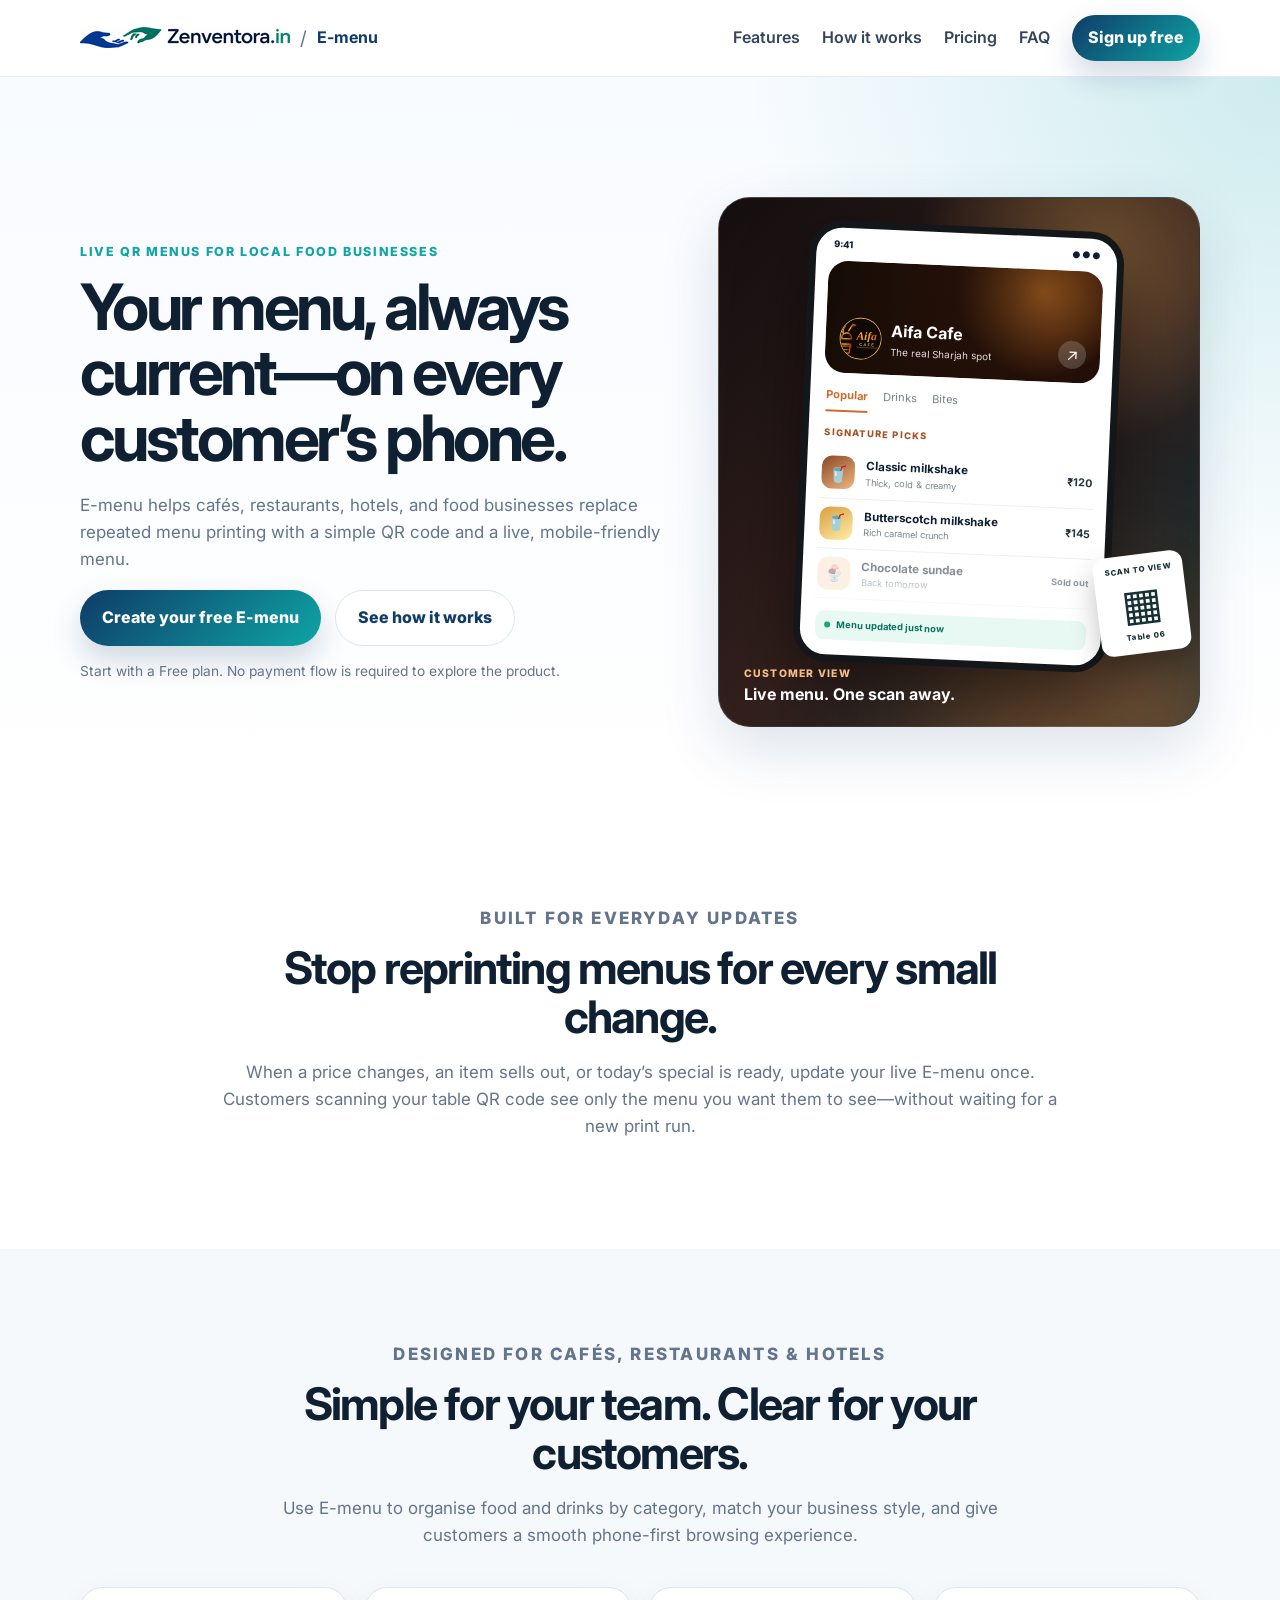
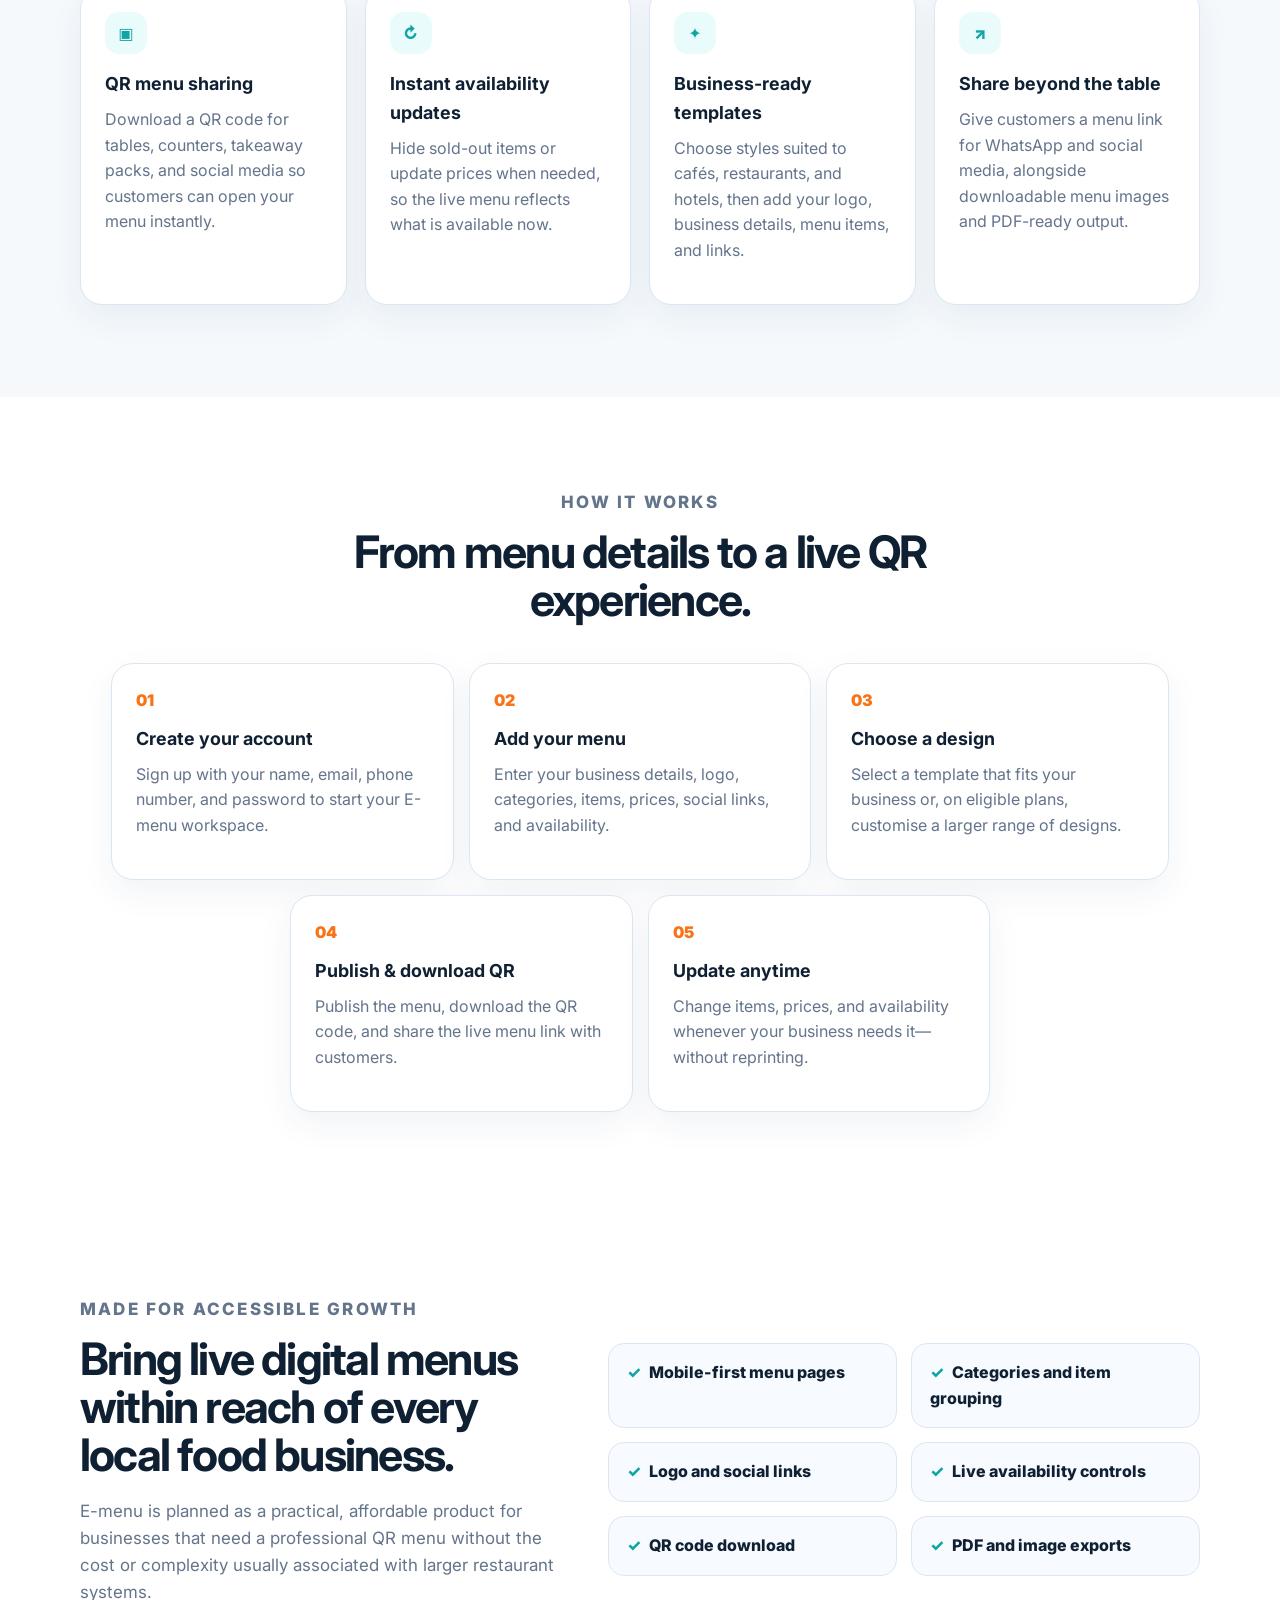
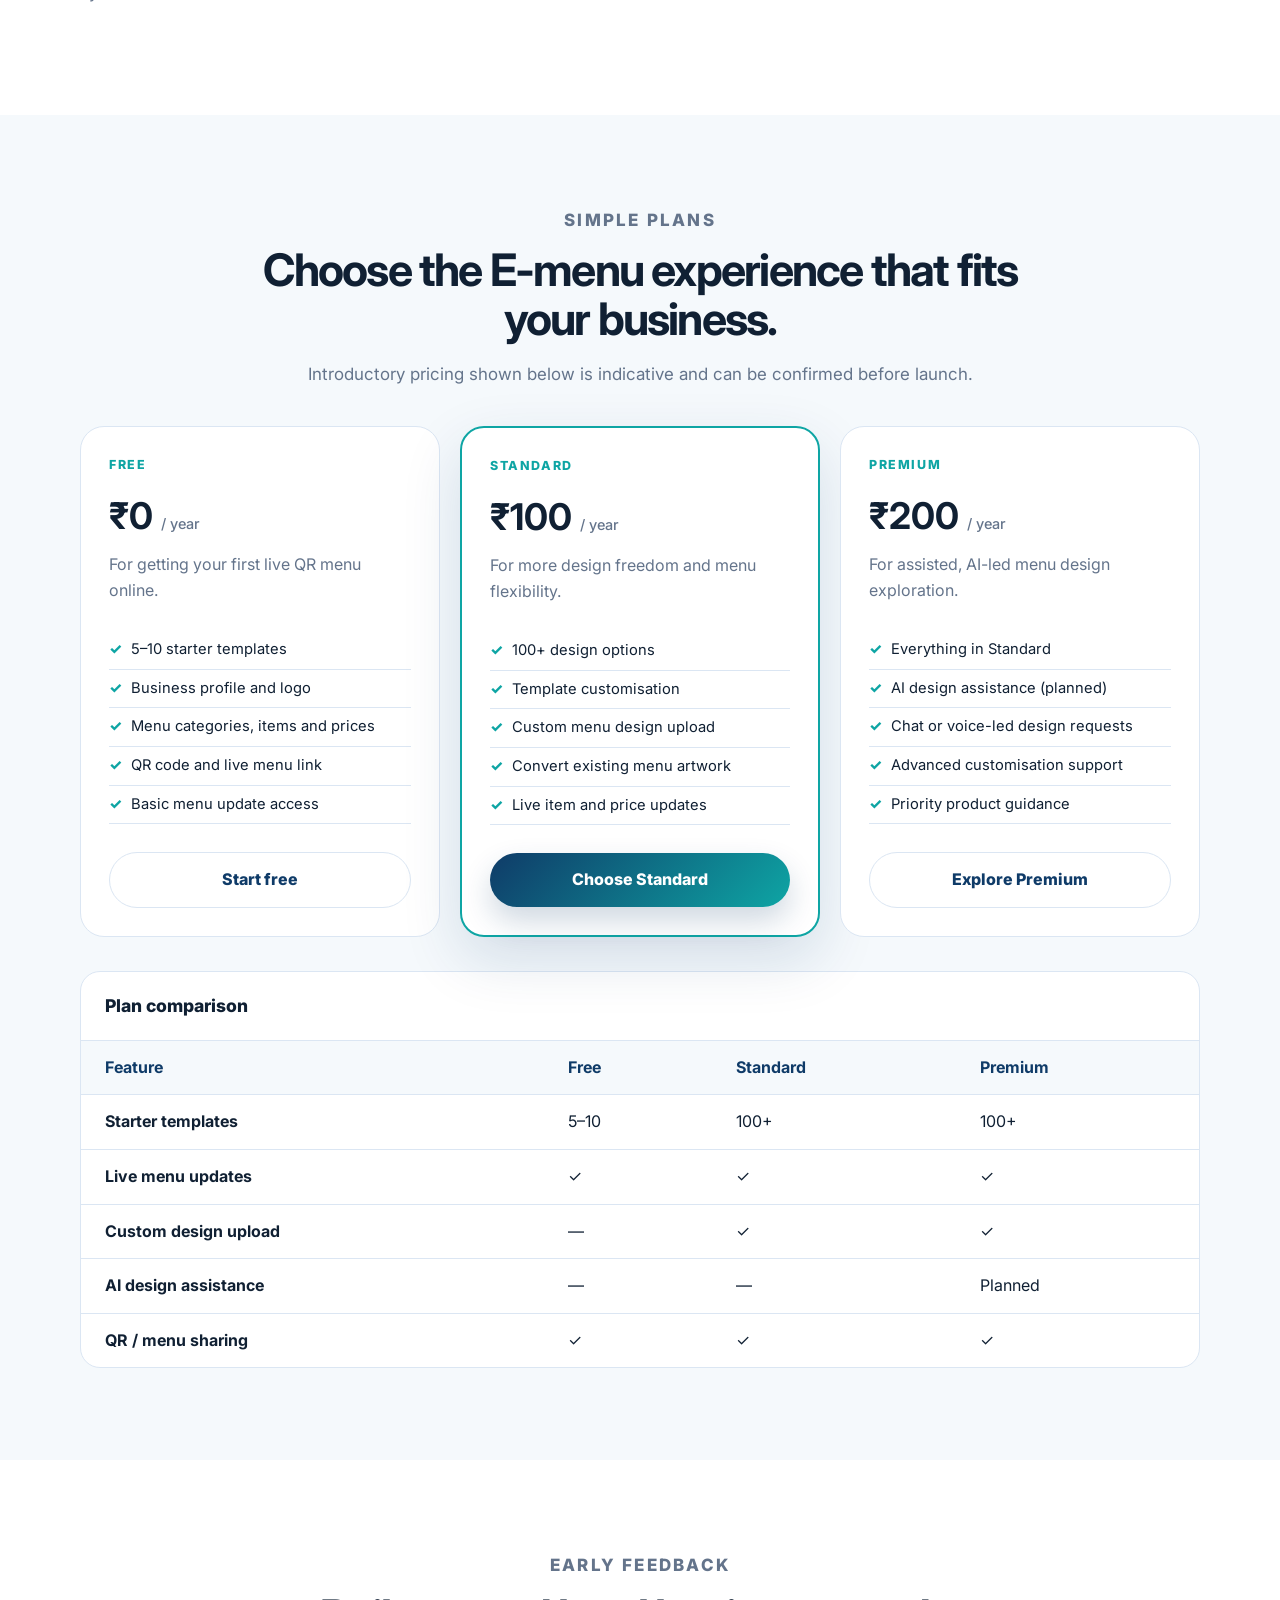
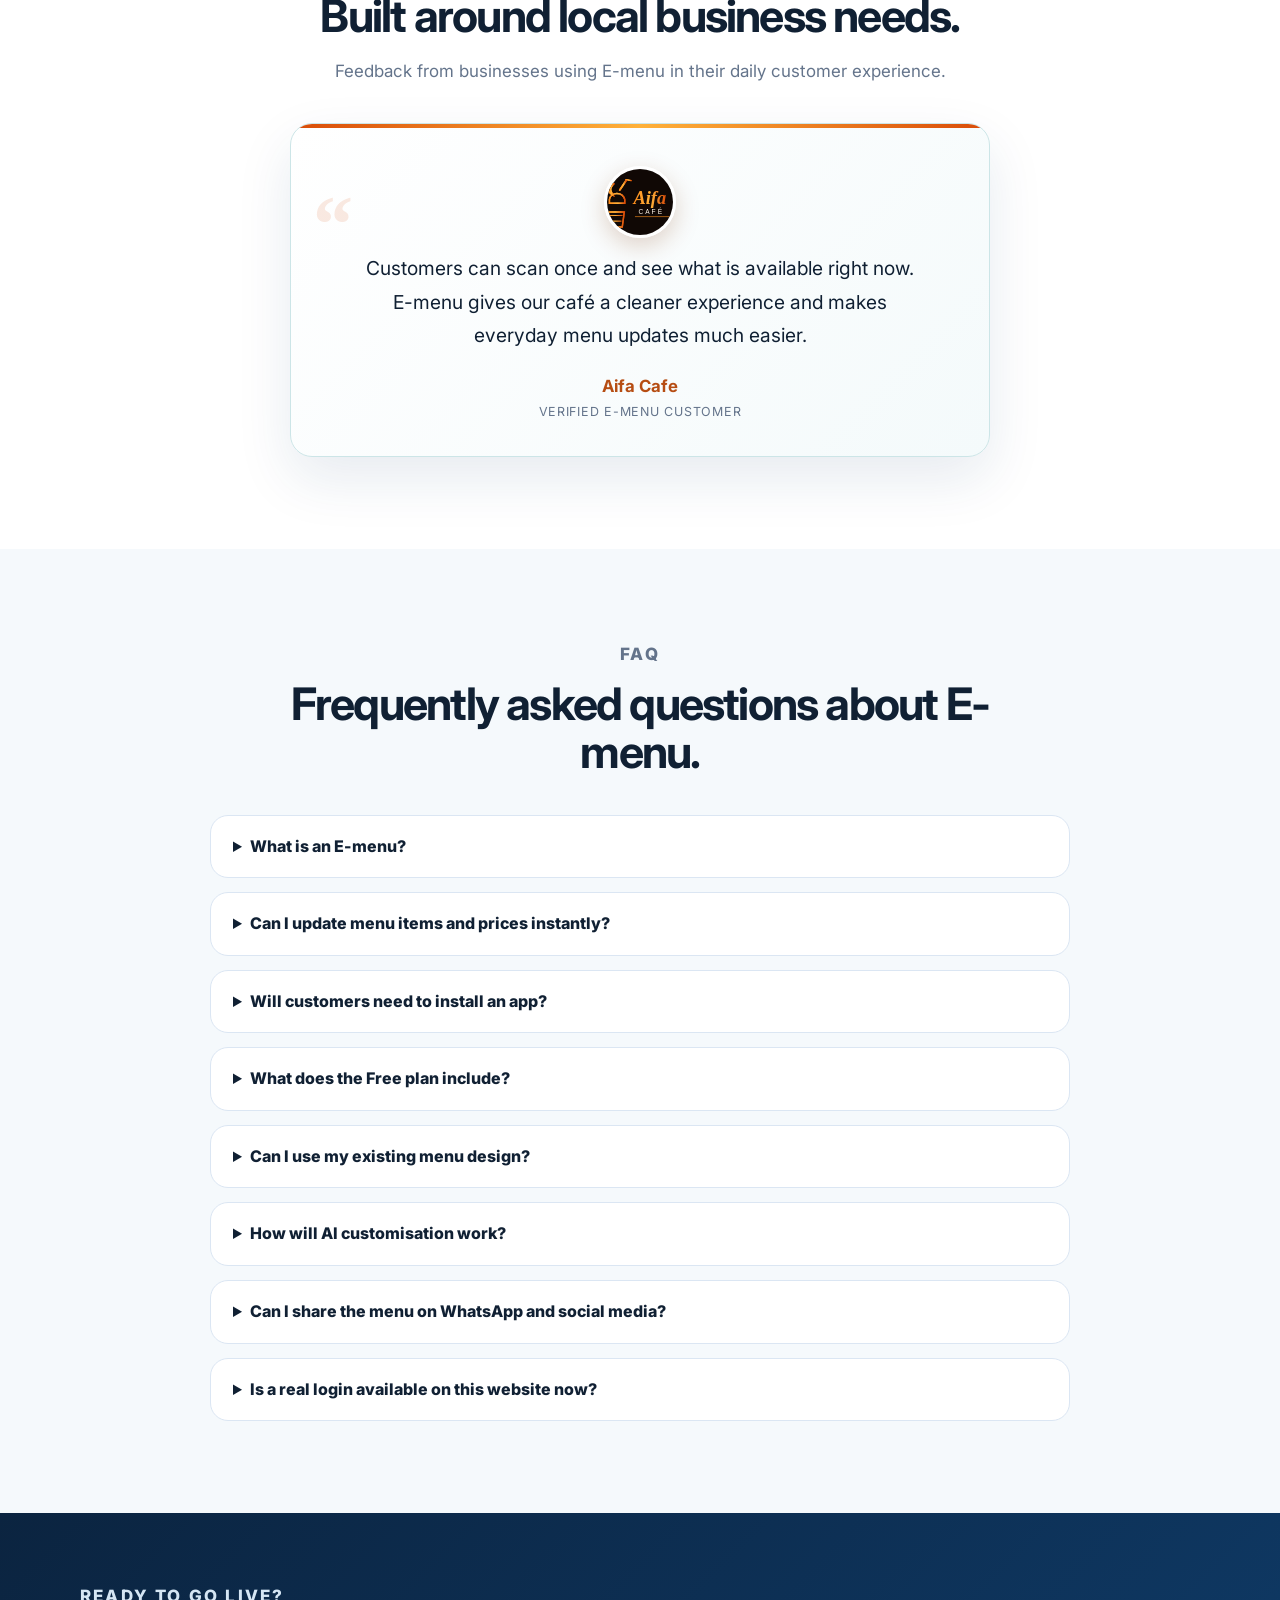
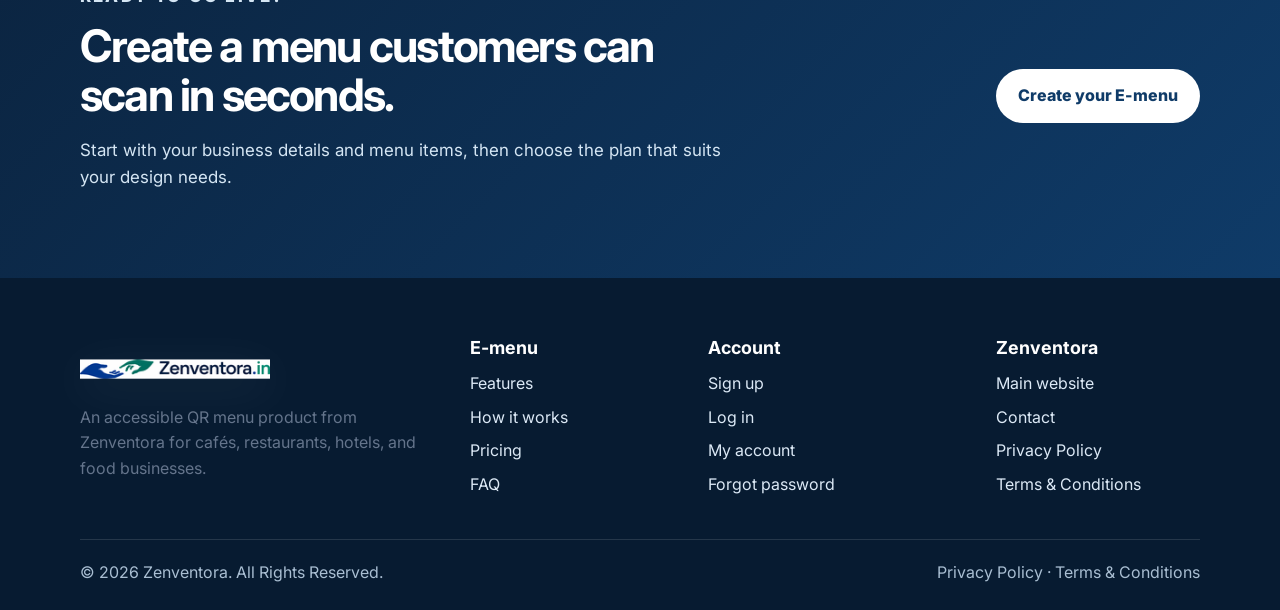
<file: emenu/index.html>
<!doctype html>
<html lang="en-IN">
<head>
  <meta charset="utf-8"><meta name="viewport" content="width=device-width, initial-scale=1">
  <title>E-menu by Zenventora | Affordable QR Menus for Cafés & Restaurants</title>
  <meta name="description" content="Create, update and share a mobile-friendly QR menu for your café, restaurant or hotel. E-menu by Zenventora makes live menus accessible and affordable.">
  <meta name="keywords" content="QR menu India, digital menu, e-menu, restaurant QR code menu, café menu, hotel digital menu, affordable QR menu">
  <meta name="robots" content="index, follow"><link rel="canonical" href="https://zenventora.in/emenu/">
  <meta property="og:type" content="website"><meta property="og:title" content="E-menu by Zenventora | Live QR Menus"><meta property="og:description" content="A simple, affordable way for cafés, restaurants and hotels to share and instantly update their menus."><meta property="og:url" content="https://zenventora.in/emenu/"><meta property="og:image" content="https://zenventora.in/assets/zenventora.png">
  <meta name="theme-color" content="#0f3b68"><link rel="icon" href="../assets/favicon.svg" type="image/svg+xml"><link rel="preconnect" href="https://fonts.googleapis.com"><link rel="preconnect" href="https://fonts.gstatic.com" crossorigin><link href="https://fonts.googleapis.com/css2?family=Inter:wght@400;500;600;700;800&display=swap" rel="stylesheet"><link rel="stylesheet" href="../styles.css"><link rel="stylesheet" href="emenu.css">
  <script type="application/ld+json">{"@context":"https://schema.org","@type":"SoftwareApplication","name":"E-menu by Zenventora","applicationCategory":"BusinessApplication","operatingSystem":"Web","url":"https://zenventora.in/emenu/","description":"An affordable, mobile-friendly QR menu service for cafés, restaurants and hotels to publish and update live menus."}</script>
  <script type="application/ld+json">{"@context":"https://schema.org","@type":"FAQPage","mainEntity":[{"@type":"Question","name":"What is an E-menu?","acceptedAnswer":{"@type":"Answer","text":"An E-menu is a digital menu that customers open on their phone by scanning a QR code. Businesses can update items, prices, and availability without reprinting menus."}},{"@type":"Question","name":"Can I update items instantly?","acceptedAnswer":{"@type":"Answer","text":"Yes. E-menu is designed for quick menu, price, and availability updates so customers see the currently available items."}},{"@type":"Question","name":"Is E-menu suitable for small cafés?","acceptedAnswer":{"@type":"Answer","text":"Yes. The Free plan is designed to make QR menus accessible for small cafés, restaurants, and local food businesses."}}]}</script>
</head>
<body class="emenu-page"><a class="skip-link" href="#main">Skip to content</a>
<header class="site-header"><nav class="nav container" aria-label="E-menu navigation"><a class="brand emenu-brand" href="#home" aria-label="E-menu home"><img class="brand-logo" src="../assets/zenventora-logo.svg" alt="Zenventora logo"><span aria-hidden="true">/</span><strong>E-menu</strong></a><button class="nav-toggle" type="button" aria-controls="nav-menu" aria-expanded="false" data-nav-toggle>Menu</button><div id="nav-menu" class="nav-menu" data-nav-menu><a href="#features">Features</a><a href="#how-it-works">How it works</a><a href="#pricing">Pricing</a><a href="#faq">FAQ</a><span data-account-slot><a class="btn btn-primary btn-small" href="signup.html">Sign up free</a></span></div></nav></header>
<main id="main">
<section id="home" class="hero section"><div class="container hero-grid"><div class="hero-copy"><p class="eyebrow">Live QR menus for local food businesses</p><h1>Your menu, always current—on every customer’s phone.</h1><p class="hero-text">E-menu helps cafés, restaurants, hotels, and food businesses replace repeated menu printing with a simple QR code and a live, mobile-friendly menu.</p><div class="hero-actions"><a class="btn btn-primary" href="signup.html">Create your free E-menu</a><a class="btn btn-secondary" href="#how-it-works">See how it works</a></div><p class="microcopy">Start with a Free plan. No payment flow is required to explore the product.</p></div><div class="hero-panel customer-menu-showcase" aria-label="Customer view of a live café menu"><div class="showcase-glow"></div><div class="table-qr"><span>SCAN TO VIEW</span><b aria-hidden="true">▦</b><small>Table 06</small></div><div class="phone-menu"><div class="phone-status"><span>9:41</span><span>● ● ●</span></div><div class="cafe-cover"><img class="cafe-logo" src="../assets/emenu/aifa-cafe-logo.svg" alt="Aifa Cafe logo"><div><strong>Aifa Cafe</strong><small>The real Sharjah spot</small></div><button aria-label="Share menu" type="button">↗</button></div><div class="menu-tabs"><strong>Popular</strong><span>Drinks</span><span>Bites</span></div><p class="menu-category">SIGNATURE PICKS</p><div class="customer-item"><span class="dish-art cold-brew">☕</span><div><strong>Classic milkshake</strong><small>Thick, cold & creamy</small></div><b>₹120</b></div><div class="customer-item"><span class="dish-art butterscotch">🥤</span><div><strong>Butterscotch milkshake</strong><small>Rich caramel crunch</small></div><b>₹145</b></div><div class="customer-item sold"><span class="dish-art">🍨</span><div><strong>Chocolate sundae</strong><small>Back tomorrow</small></div><b>Sold out</b></div><div class="live-pill"><i></i> Menu updated just now</div></div><div class="showcase-caption"><span>Customer view</span><strong>Live menu. One scan away.</strong></div></div></div></section>
<section class="section intro"><div class="container narrow"><p class="eyebrow">Built for everyday updates</p><h2>Stop reprinting menus for every small change.</h2><p>When a price changes, an item sells out, or today’s special is ready, update your live E-menu once. Customers scanning your table QR code see only the menu you want them to see—without waiting for a new print run.</p></div></section>
<section id="features" class="section soft-bg"><div class="container"><div class="section-heading"><p class="eyebrow">Designed for cafés, restaurants & hotels</p><h2>Simple for your team. Clear for your customers.</h2><p>Use E-menu to organise food and drinks by category, match your business style, and give customers a smooth phone-first browsing experience.</p></div><div class="card-grid four"><article class="card"><span class="icon">▣</span><h3>QR menu sharing</h3><p>Download a QR code for tables, counters, takeaway packs, and social media so customers can open your menu instantly.</p></article><article class="card"><span class="icon">↻</span><h3>Instant availability updates</h3><p>Hide sold-out items or update prices when needed, so the live menu reflects what is available now.</p></article><article class="card"><span class="icon">✦</span><h3>Business-ready templates</h3><p>Choose styles suited to cafés, restaurants, and hotels, then add your logo, business details, menu items, and links.</p></article><article class="card"><span class="icon">↗</span><h3>Share beyond the table</h3><p>Give customers a menu link for WhatsApp and social media, alongside downloadable menu images and PDF-ready output.</p></article></div></div></section>
<section id="how-it-works" class="section process"><div class="container"><div class="section-heading"><p class="eyebrow">How it works</p><h2>From menu details to a live QR experience.</h2></div><div class="steps"><article><span>01</span><h3>Create your account</h3><p>Sign up with your name, email, phone number, and password to start your E-menu workspace.</p></article><article><span>02</span><h3>Add your menu</h3><p>Enter your business details, logo, categories, items, prices, social links, and availability.</p></article><article><span>03</span><h3>Choose a design</h3><p>Select a template that fits your business or, on eligible plans, customise a larger range of designs.</p></article><article><span>04</span><h3>Publish & download QR</h3><p>Publish the menu, download the QR code, and share the live menu link with customers.</p></article><article><span>05</span><h3>Update anytime</h3><p>Change items, prices, and availability whenever your business needs it—without reprinting.</p></article></div></div></section>
<section class="section split-section"><div class="container split-grid"><div><p class="eyebrow">Made for accessible growth</p><h2>Bring live digital menus within reach of every local food business.</h2><p>E-menu is planned as a practical, affordable product for businesses that need a professional QR menu without the cost or complexity usually associated with larger restaurant systems.</p></div><div class="check-grid"><span>Mobile-first menu pages</span><span>Categories and item grouping</span><span>Logo and social links</span><span>Live availability controls</span><span>QR code download</span><span>PDF and image exports</span></div></div></section>
<section id="pricing" class="section soft-bg"><div class="container"><div class="section-heading"><p class="eyebrow">Simple plans</p><h2>Choose the E-menu experience that fits your business.</h2><p>Introductory pricing shown below is indicative and can be confirmed before launch.</p></div><div class="pricing-grid"><article class="price-card"><p class="eyebrow">Free</p><h3>₹0 <small>/ year</small></h3><p>For getting your first live QR menu online.</p><ul><li>5–10 starter templates</li><li>Business profile and logo</li><li>Menu categories, items and prices</li><li>QR code and live menu link</li><li>Basic menu update access</li></ul><a class="btn btn-secondary" href="signup.html">Start free</a></article><article class="price-card featured"><p class="eyebrow">Standard</p><h3>₹100 <small>/ year</small></h3><p>For more design freedom and menu flexibility.</p><ul><li>100+ design options</li><li>Template customisation</li><li>Custom menu design upload</li><li>Convert existing menu artwork</li><li>Live item and price updates</li></ul><a class="btn btn-primary" href="signup.html">Choose Standard</a></article><article class="price-card"><p class="eyebrow">Premium</p><h3>₹200 <small>/ year</small></h3><p>For assisted, AI-led menu design exploration.</p><ul><li>Everything in Standard</li><li>AI design assistance (planned)</li><li>Chat or voice-led design requests</li><li>Advanced customisation support</li><li>Priority product guidance</li></ul><a class="btn btn-secondary" href="signup.html">Explore Premium</a></article></div><div class="comparison-wrap"><table class="comparison"><caption>Plan comparison</caption><thead><tr><th>Feature</th><th>Free</th><th>Standard</th><th>Premium</th></tr></thead><tbody><tr><th>Starter templates</th><td>5–10</td><td>100+</td><td>100+</td></tr><tr><th>Live menu updates</th><td>✓</td><td>✓</td><td>✓</td></tr><tr><th>Custom design upload</th><td>—</td><td>✓</td><td>✓</td></tr><tr><th>AI design assistance</th><td>—</td><td>—</td><td>Planned</td></tr><tr><th>QR / menu sharing</th><td>✓</td><td>✓</td><td>✓</td></tr></tbody></table></div></div></section>
<section id="testimonials" class="section"><div class="container"><div class="section-heading"><p class="eyebrow">Early feedback</p><h2>Built around local business needs.</h2><p>Feedback from businesses using E-menu in their daily customer experience.</p></div><div class="testimonial-single"><blockquote class="testimonial aifa-testimonial"><img src="../assets/emenu/aifa-cafe-logo.svg" alt="Aifa Cafe logo"><span class="quote-mark" aria-hidden="true">“</span><p>Customers can scan once and see what is available right now. E-menu gives our café a cleaner experience and makes everyday menu updates much easier.</p><footer><strong>Aifa Cafe</strong><span>Verified E-menu customer</span></footer></blockquote></div></div></section>
<section id="faq" class="section soft-bg"><div class="container"><div class="section-heading"><p class="eyebrow">FAQ</p><h2>Frequently asked questions about E-menu.</h2></div><div class="faq-list"><details><summary>What is an E-menu?</summary><p>E-menu is a digital menu customers open on their phone by scanning a QR code. It is designed for cafés, restaurants, hotels, and food businesses.</p></details><details><summary>Can I update menu items and prices instantly?</summary><p>Yes. The product is designed so businesses can update menu information and availability, helping customers see the menu that is currently active.</p></details><details><summary>Will customers need to install an app?</summary><p>No. Customers can scan a QR code and open the live menu in their normal phone browser.</p></details><details><summary>What does the Free plan include?</summary><p>The Free plan provides a limited starter template selection, business details, menu item management, a published menu link, and QR code access.</p></details><details><summary>Can I use my existing menu design?</summary><p>Standard is planned to support custom menu design uploads and conversion of existing menu artwork into an E-menu experience.</p></details><details><summary>How will AI customisation work?</summary><p>Premium AI design assistance is planned for a future product phase. It will let businesses describe preferred changes through a guided chat or voice-based experience.</p></details><details><summary>Can I share the menu on WhatsApp and social media?</summary><p>Yes. Each published menu is intended to have a shareable link, alongside QR, image, and PDF-ready delivery options.</p></details><details><summary>Is a real login available on this website now?</summary><p>This launch-site prototype demonstrates the sign-up and login experience using browser storage only. Production login, OTP email, payment, QR generation, and hosted menu delivery require secure backend APIs before public release.</p></details></div></div></section>
<section class="section customer-band"><div class="container customer-card"><div><p class="eyebrow">Ready to go live?</p><h2>Create a menu customers can scan in seconds.</h2><p>Start with your business details and menu items, then choose the plan that suits your design needs.</p></div><a class="btn btn-light" href="signup.html">Create your E-menu</a></div></section>
</main>
<footer class="site-footer"><div class="container footer-grid"><div><a class="brand footer-brand" href="#home"><img class="brand-logo" src="../assets/zenventora-logo.svg" alt="Zenventora logo"></a><p>An accessible QR menu product from Zenventora for cafés, restaurants, hotels, and food businesses.</p></div><div><h3>E-menu</h3><a href="#features">Features</a><a href="#how-it-works">How it works</a><a href="#pricing">Pricing</a><a href="#faq">FAQ</a></div><div><h3>Account</h3><a href="signup.html">Sign up</a><a href="login.html">Log in</a><a href="dashboard.html">My account</a><a href="forgot-password.html">Forgot password</a></div><div><h3>Zenventora</h3><a href="../index.html">Main website</a><a href="../contact.html">Contact</a><a href="../privacy-policy.html">Privacy Policy</a><a href="../terms-and-conditions.html">Terms & Conditions</a></div></div><div class="container footer-bottom"><span>© 2026 Zenventora. All Rights Reserved.</span><span><a href="../privacy-policy.html">Privacy Policy</a> · <a href="../terms-and-conditions.html">Terms & Conditions</a></span></div></footer><script src="../script.js" defer></script><script src="emenu.js" defer></script></body></html>
</file>
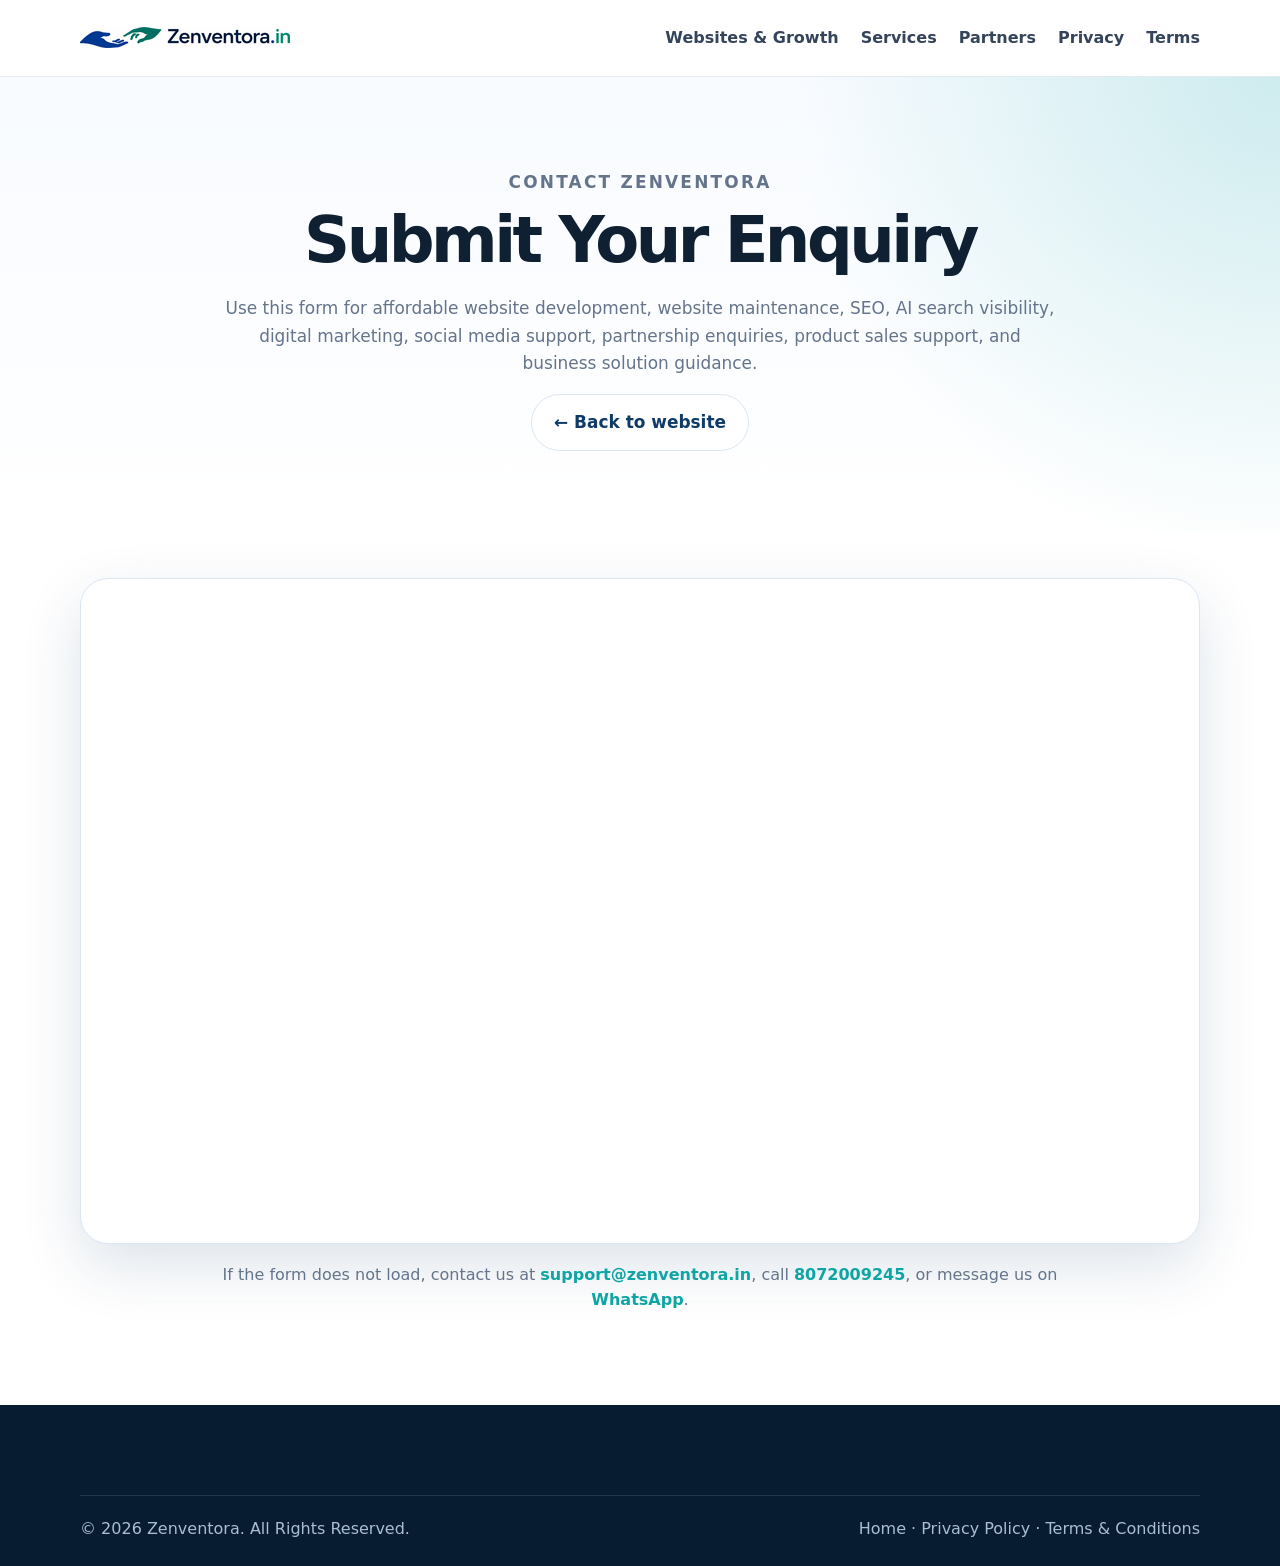
<file: contact.html>
<!doctype html>
<html lang="en-IN">
<head>
  <meta charset="utf-8" />
  <meta name="viewport" content="width=device-width, initial-scale=1" />
  <title>Contact Zenventora | Partnership & Product Enquiries</title>
  <meta name="description" content="Contact Zenventora for affordable custom website development, website maintenance, SEO, AI search visibility, digital marketing, social media support, product partnerships, and business solution guidance." />
  <meta name="robots" content="index, follow, max-image-preview:large" />
  <link rel="canonical" href="https://zenventora.in/contact.html" />
  <meta property="og:type" content="website" />
  <meta property="og:title" content="Contact Zenventora" />
  <meta property="og:description" content="Submit an enquiry for website development, SEO, digital marketing, social media support, product partnerships, or business solution guidance." />
  <meta property="og:url" content="https://zenventora.in/contact.html" />
  <meta property="og:image" content="https://zenventora.in/assets/zenventora.png" />
  <meta property="og:site_name" content="Zenventora" />
  <meta property="og:locale" content="en_IN" />
  <meta name="twitter:card" content="summary_large_image" />
  <meta name="twitter:title" content="Contact Zenventora — Websites, SEO & Growth Support" />
  <meta name="twitter:description" content="Enquire about affordable websites, website maintenance, SEO, AI search visibility, digital marketing, social media support, and partnership-led growth." />
  <meta name="twitter:image" content="https://zenventora.in/assets/zenventora.png" />

  <link rel="icon" href="assets/zenventora.png" type="image/svg+xml" />
  <link rel="apple-touch-icon" href="assets/zenventora.png" />
  <link rel="manifest" href="site.webmanifest" />
  <meta name="theme-color" content="#0f3b68" />
  <link rel="stylesheet" href="styles.css" />
</head>
<body>
  <a class="skip-link" href="#main">Skip to content</a>
  <header class="site-header">
    <nav class="nav container" aria-label="Primary navigation">
      <a class="brand" href="index.html#home" aria-label="Zenventora home"><img class="brand-logo" src="assets/zenventora-logo.svg" alt="Official Zenventora logo" /></a>
      <div class="nav-menu legal-nav"><a href="index.html#web-presence">Websites & Growth</a><a href="index.html#services">Services</a><a href="index.html#partners">Partners</a><a href="privacy-policy.html">Privacy</a><a href="terms-and-conditions.html">Terms</a></div>
    </nav>
  </header>
  <main id="main" class="legal-page">
    <section class="section hero legal-hero"><div class="container narrow"><p class="eyebrow">Contact Zenventora</p><h1>Submit Your Enquiry</h1><p class="hero-text">Use this form for affordable website development, website maintenance, SEO, AI search visibility, digital marketing, social media support, partnership enquiries, product sales support, and business solution guidance.</p><p><a class="btn btn-secondary" href="index.html#contact">← Back to website</a></p></div></section>
    <section class="section contact-form-page"><div class="container">
      <div class="iframe-shell">
        <iframe id="ziframe_730526" title="Contact US" aria-label="Contact US" frameborder="0" allow="geolocation;" src="https://forms.zohopublic.in/supportzenve1/form/ContactUS/formperma/hUYsMRFRDElbBXp3vGlbKuTaaAu1ok_pOi5EogsblTc"></iframe>
      </div>
      <p class="form-helper">If the form does not load, contact us at <a href="mailto:support@zenventora.in">support@zenventora.in</a>, call <a href="tel:+918072009245">8072009245</a>, or message us on <a href="https://wa.me/918072009245" target="_blank" rel="noopener">WhatsApp</a>.</p>
    </div></section>
  </main>
  <footer class="site-footer"><div class="container footer-bottom"><span>© 2026 Zenventora. All Rights Reserved.</span><span><a href="index.html">Home</a> · <a href="privacy-policy.html">Privacy Policy</a> · <a href="terms-and-conditions.html">Terms & Conditions</a></span></div></footer>
<script>
(function() {
  var zfFrame = document.getElementById("ziframe_730526");
  if (!zfFrame) return;
  var iframeSrc = zfFrame.src;
  if (!(/[?&]referrername=/.test(iframeSrc))) {
    var referrer = window.location.href;
    try {
      referrer = window.self !== window.top ? window.top.location.href : (/^https?:\/\/[\w.-]+\.[a-zA-Z]{2,}/i.test(referrer) ? referrer : "");
    } catch (error) {}
    if (referrer) {
      if (referrer.length > 1800) {
        var queryIndex = referrer.indexOf("?");
        if (queryIndex > -1) referrer = referrer.substring(0, queryIndex);
        if (referrer.length > 1800) referrer = referrer.substring(0, 1800);
      }
      iframeSrc += (iframeSrc.indexOf("?") > 0 ? "&" : "?") + "referrername=" + encodeURIComponent(referrer);
    }
  }
  if (zfFrame.src !== iframeSrc) zfFrame.src = iframeSrc;
})();
</script>
</body>
</html>
</file>
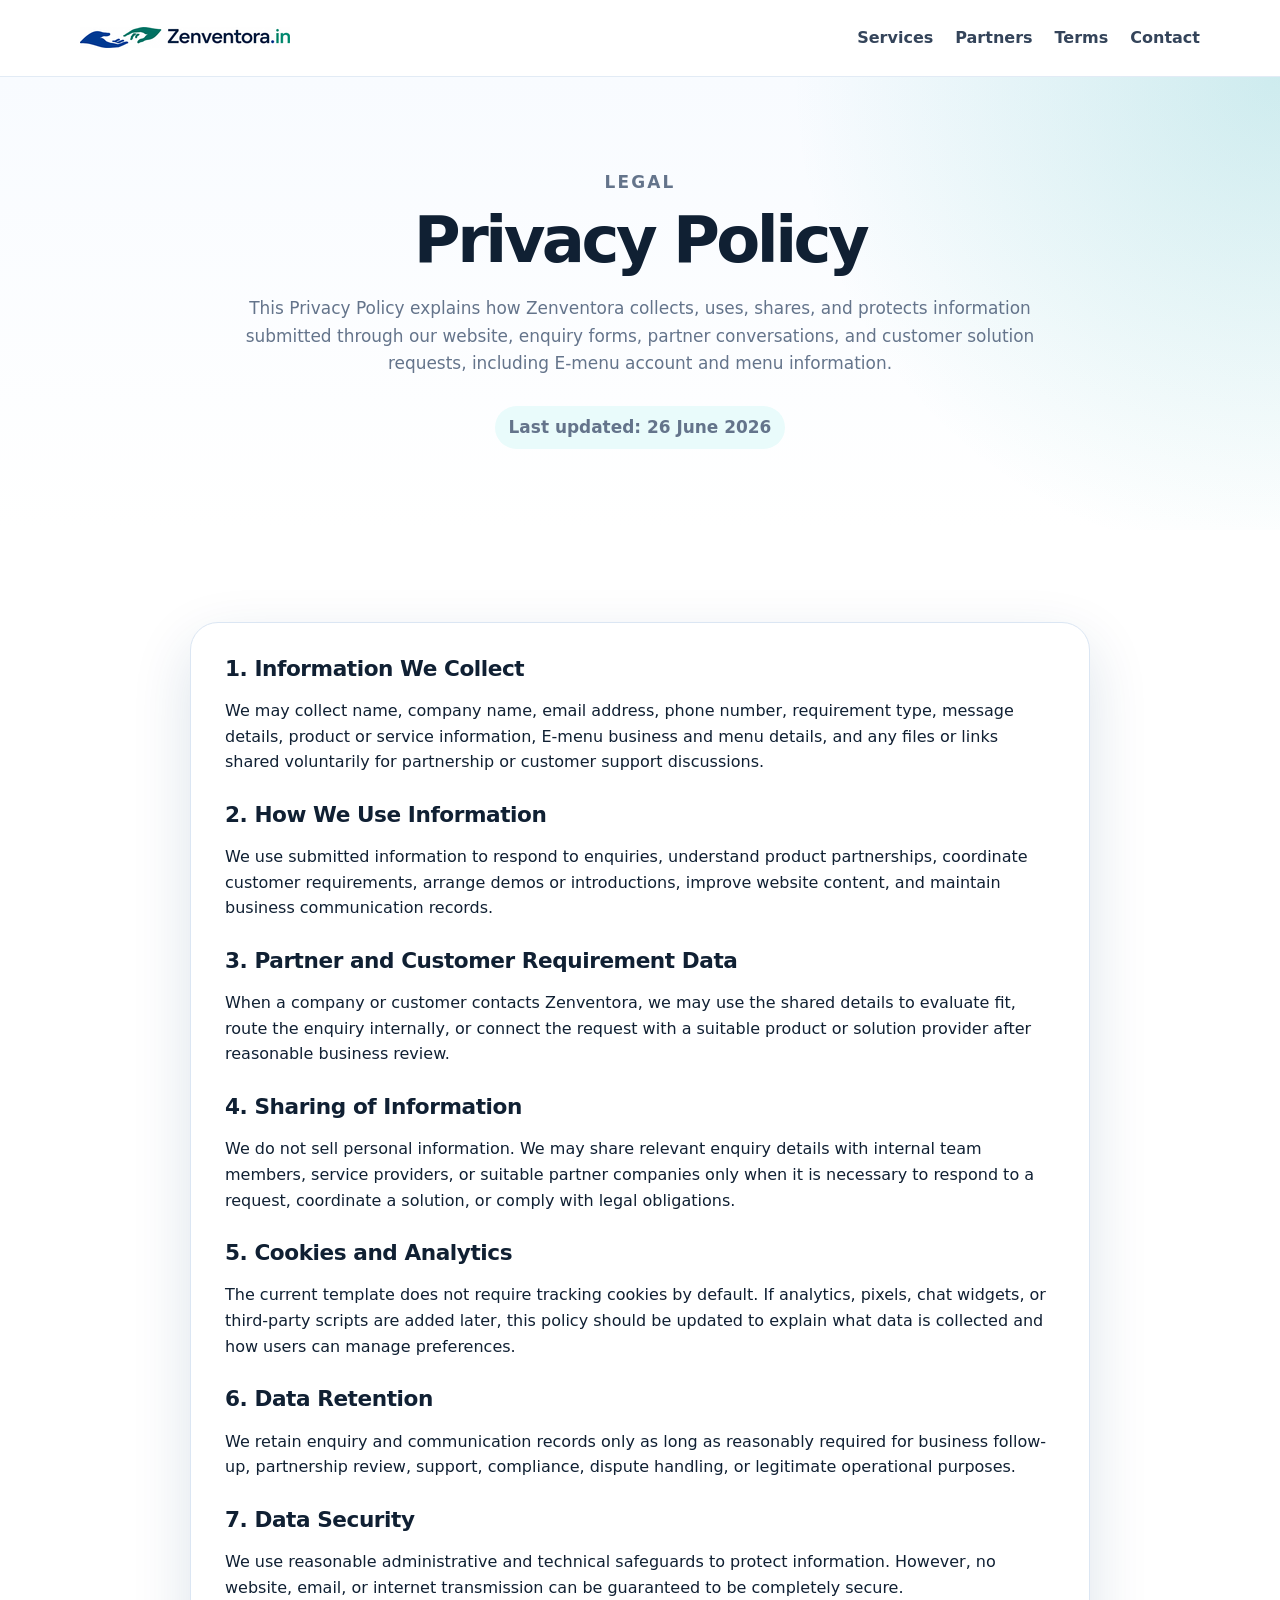
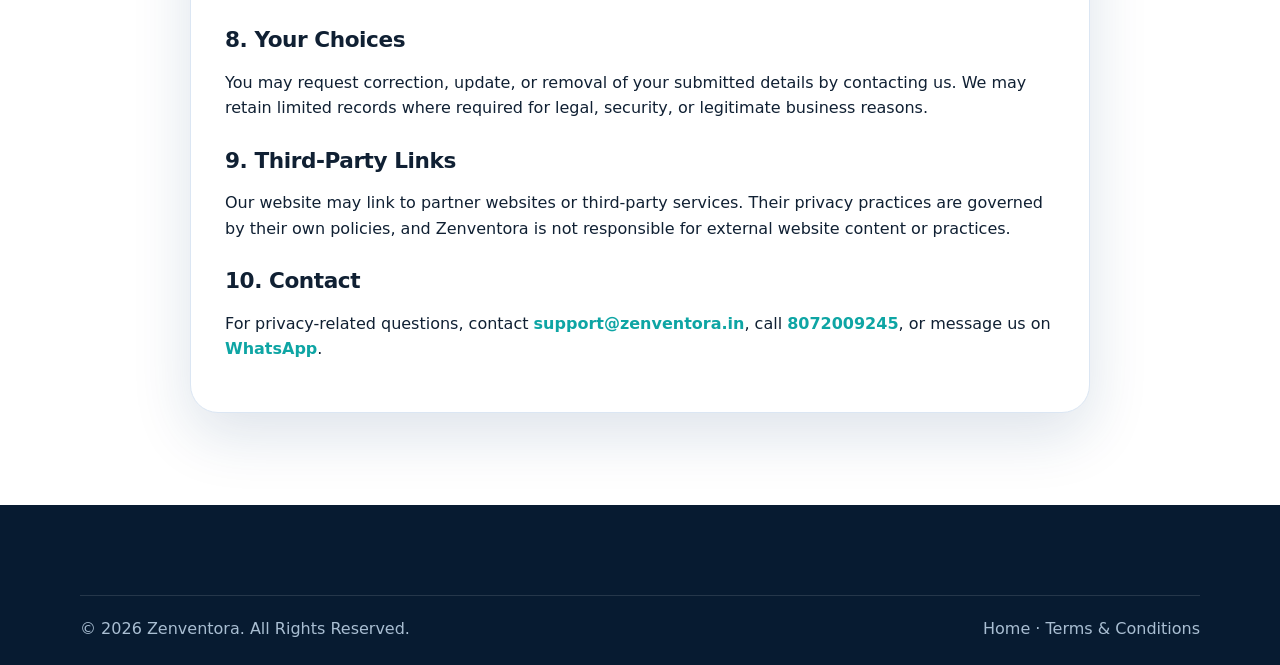
<file: privacy-policy.html>
<!doctype html>
<html lang="en-IN">
<head>
  <meta charset="utf-8" />
  <meta name="viewport" content="width=device-width, initial-scale=1" />
  <title>Privacy Policy | Zenventora</title>
  <meta name="description" content="Read Zenventora's Privacy Policy covering enquiry data, partner information, customer requirements, cookies, analytics, data sharing, retention, and user choices." />
  <meta name="robots" content="index, follow, max-image-preview:large" />
  <link rel="canonical" href="https://zenventora.in/privacy-policy.html" />
  <meta property="og:type" content="website" />
  <meta property="og:title" content="Privacy Policy | Zenventora" />
  <meta property="og:description" content="How Zenventora collects, uses, protects, and manages enquiry, partner, and customer requirement information." />
  <meta property="og:url" content="https://zenventora.in/privacy-policy.html" />
  <meta property="og:image" content="https://zenventora.in/assets/zenventora.png" />
  <meta property="og:site_name" content="Zenventora" />
  <meta property="og:locale" content="en_IN" />
  <meta name="twitter:card" content="summary_large_image" />
  <meta name="twitter:title" content="Zenventora — Product-Focused Growth Partner" />
  <meta name="twitter:description" content="Product sales, website development, web application development, mobile app development, customer outreach, and partner-led growth for SaaS and software companies." />
  <meta name="twitter:image" content="https://zenventora.in/assets/zenventora.png" />

  <link rel="icon" href="assets/zenventora.png" type="image/svg+xml" />
  <link rel="apple-touch-icon" href="assets/zenventora.png" />
  <link rel="manifest" href="site.webmanifest" />
  <meta name="theme-color" content="#0f3b68" /> 
  <link rel="stylesheet" href="styles.css" />
</head>
<body>
  <a class="skip-link" href="#main">Skip to content</a>
  <header class="site-header">
    <nav class="nav container" aria-label="Primary navigation">
      <a class="brand" href="index.html#home" aria-label="Zenventora home"><img class="brand-logo" src="assets/zenventora-logo.svg" alt="Official Zenventora logo" /></a>
      <div class="nav-menu legal-nav"><a href="index.html#services">Services</a><a href="index.html#partners">Partners</a><a href="terms-and-conditions.html">Terms</a><a href="index.html#contact">Contact</a></div>
    </nav>
  </header>
  <main id="main" class="legal-page">
    <section class="section hero legal-hero"><div class="container narrow"><p class="eyebrow">Legal</p><h1>Privacy Policy</h1><p class="hero-text">This Privacy Policy explains how Zenventora collects, uses, shares, and protects information submitted through our website, enquiry forms, partner conversations, and customer solution requests, including E-menu account and menu information.</p><p class="updated">Last updated: 26 June 2026</p></div></section>
    <section class="section"><div class="container legal-content">
      <h2>1. Information We Collect</h2><p>We may collect name, company name, email address, phone number, requirement type, message details, product or service information, E-menu business and menu details, and any files or links shared voluntarily for partnership or customer support discussions.</p>
      <h2>2. How We Use Information</h2><p>We use submitted information to respond to enquiries, understand product partnerships, coordinate customer requirements, arrange demos or introductions, improve website content, and maintain business communication records.</p>
      <h2>3. Partner and Customer Requirement Data</h2><p>When a company or customer contacts Zenventora, we may use the shared details to evaluate fit, route the enquiry internally, or connect the request with a suitable product or solution provider after reasonable business review.</p>
      <h2>4. Sharing of Information</h2><p>We do not sell personal information. We may share relevant enquiry details with internal team members, service providers, or suitable partner companies only when it is necessary to respond to a request, coordinate a solution, or comply with legal obligations.</p>
      <h2>5. Cookies and Analytics</h2><p>The current template does not require tracking cookies by default. If analytics, pixels, chat widgets, or third-party scripts are added later, this policy should be updated to explain what data is collected and how users can manage preferences.</p>
      <h2>6. Data Retention</h2><p>We retain enquiry and communication records only as long as reasonably required for business follow-up, partnership review, support, compliance, dispute handling, or legitimate operational purposes.</p>
      <h2>7. Data Security</h2><p>We use reasonable administrative and technical safeguards to protect information. However, no website, email, or internet transmission can be guaranteed to be completely secure.</p>
      <h2>8. Your Choices</h2><p>You may request correction, update, or removal of your submitted details by contacting us. We may retain limited records where required for legal, security, or legitimate business reasons.</p>
      <h2>9. Third-Party Links</h2><p>Our website may link to partner websites or third-party services. Their privacy practices are governed by their own policies, and Zenventora is not responsible for external website content or practices.</p>
      <h2>10. Contact</h2><p>For privacy-related questions, contact <a href="mailto:support@zenventora.in">support@zenventora.in</a>, call <a href="tel:+918072009245">8072009245</a>, or message us on <a href="https://wa.me/918072009245" target="_blank" rel="noopener">WhatsApp</a>.</p>
    </div></section>
  </main>
  <footer class="site-footer"><div class="container footer-bottom"><span>© 2026 Zenventora. All Rights Reserved.</span><span><a href="index.html">Home</a> · <a href="terms-and-conditions.html">Terms & Conditions</a></span></div></footer>
</body>
</html>
</file>
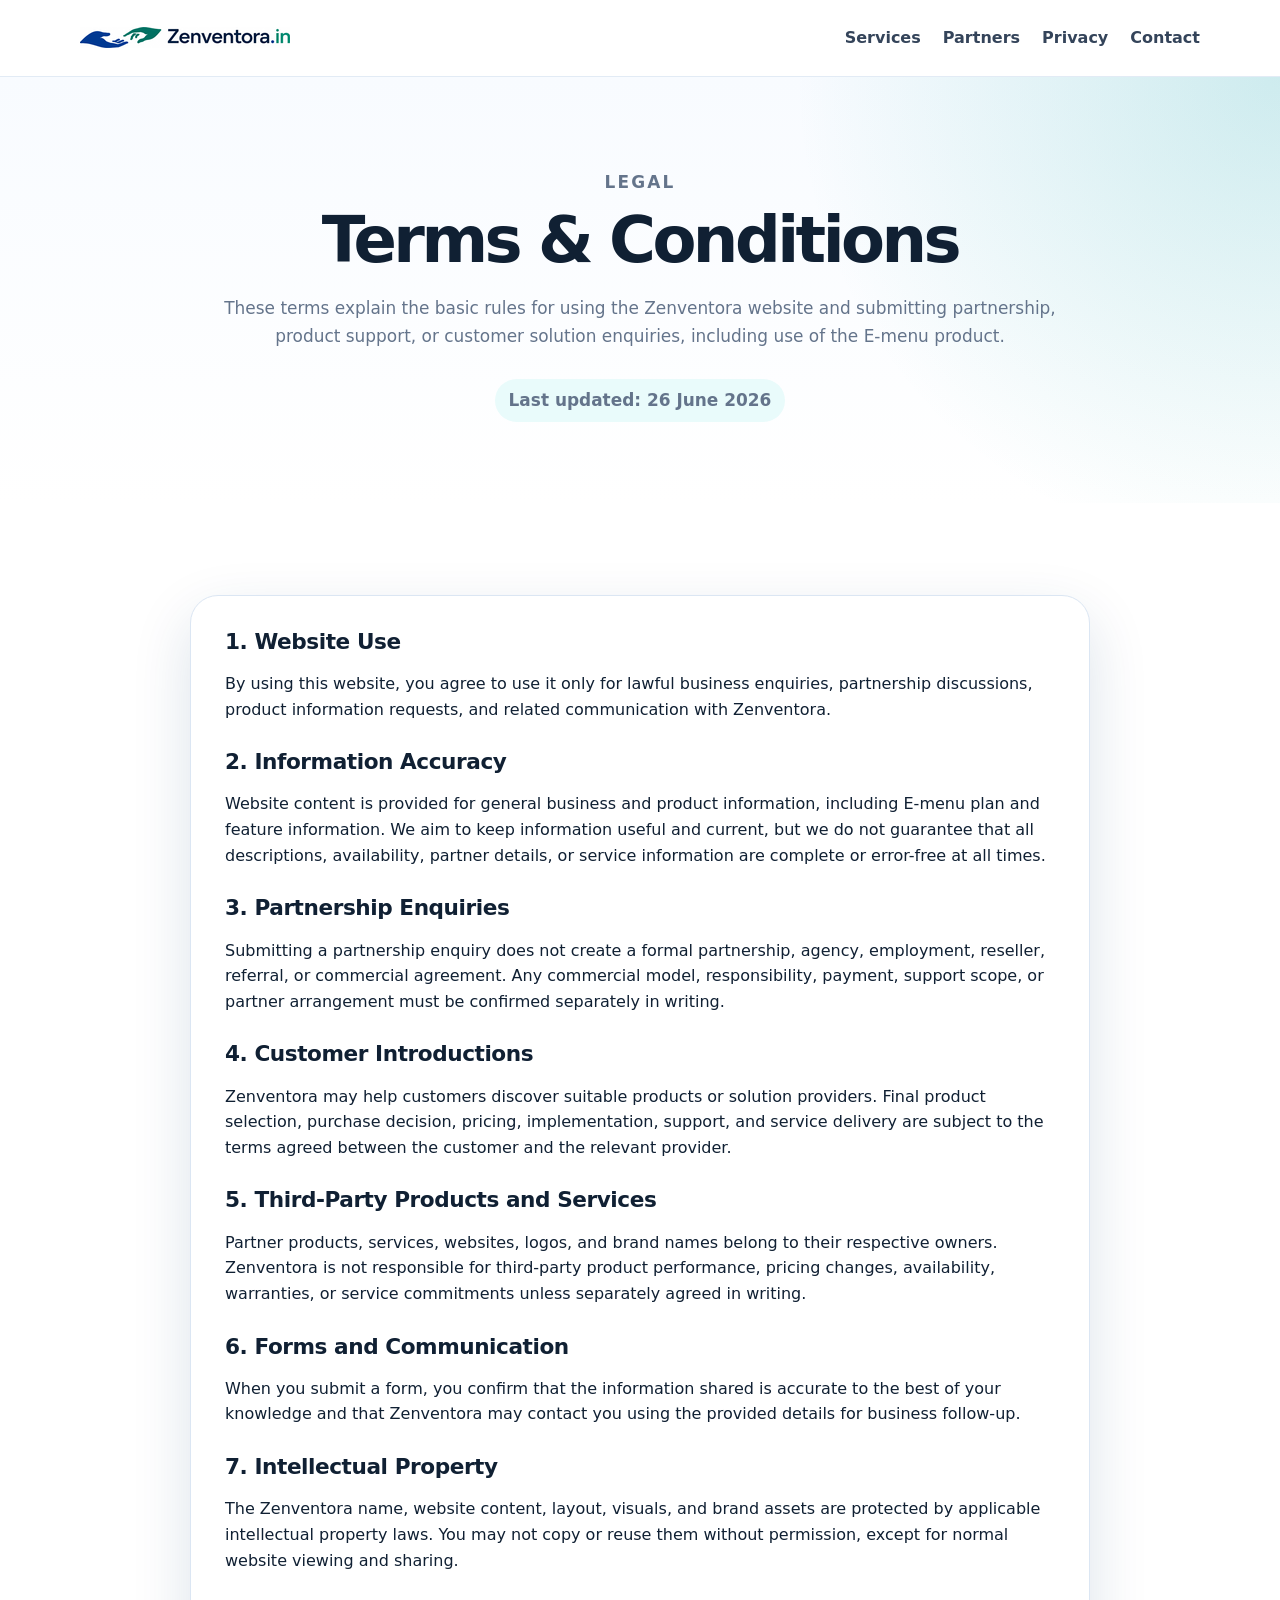
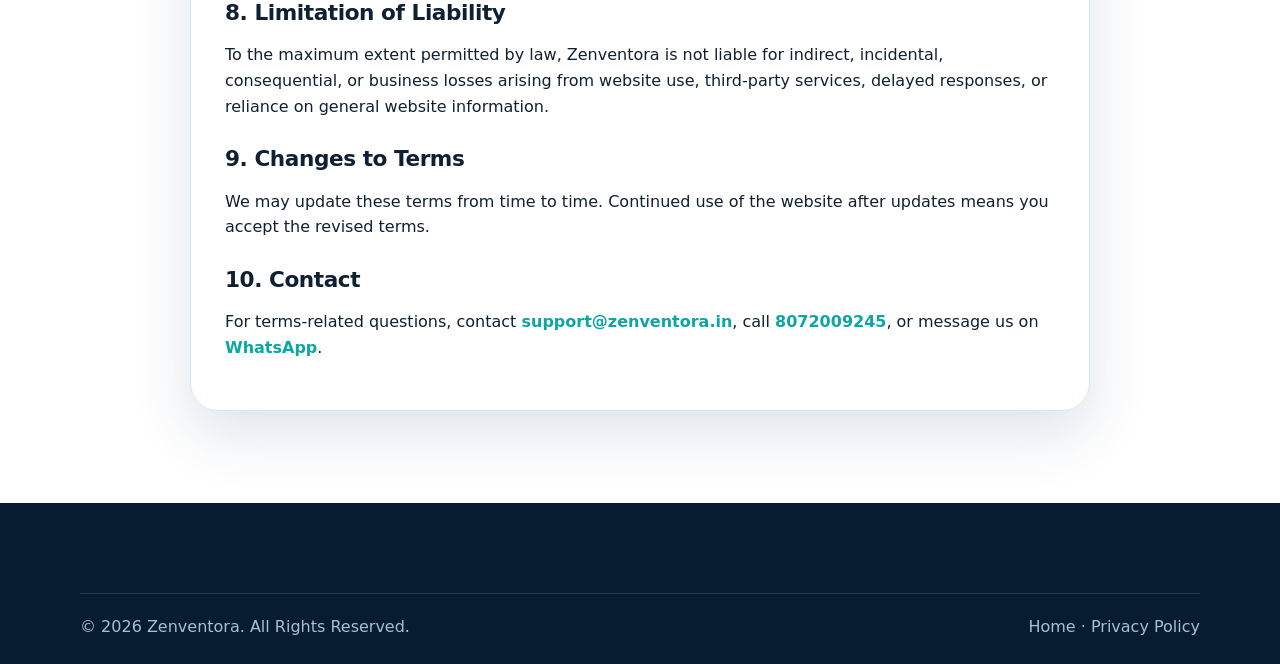
<file: terms-and-conditions.html>
<!doctype html>
<html lang="en-IN">
<head>
  <meta charset="utf-8" />
  <meta name="viewport" content="width=device-width, initial-scale=1" />
  <title>Terms & Conditions | Zenventora</title>
  <meta name="description" content="Read Zenventora's Terms & Conditions for website use, partnership enquiries, customer introductions, third-party products, and limitation of liability." />
  <meta name="robots" content="index, follow, max-image-preview:large" />
  <link rel="canonical" href="https://zenventora.in/terms-and-conditions.html" />
  <meta property="og:type" content="website" />
  <meta property="og:title" content="Terms & Conditions | Zenventora" />
  <meta property="og:description" content="Terms for using the Zenventora website and submitting product partnership or customer solution enquiries." />
  <meta property="og:url" content="https://zenventora.in/terms-and-conditions.html" />
  <meta property="og:image" content="https://zenventora.in/assets/zenventora.png" />
  <meta property="og:site_name" content="Zenventora" />
  <meta property="og:locale" content="en_IN" />
  <meta name="twitter:card" content="summary_large_image" />
  <meta name="twitter:title" content="Zenventora — Product-Focused Growth Partner" />
  <meta name="twitter:description" content="Product sales, website development, web application development, mobile app development, customer outreach, and partner-led growth for SaaS and software companies." />
  <meta name="twitter:image" content="https://zenventora.in/assets/zenventora.png" />

  <link rel="icon" href="assets/zenventora.png" type="image/svg+xml" />
  <link rel="apple-touch-icon" href="assets/zenventora.png" />
  <link rel="manifest" href="site.webmanifest" />
  <meta name="theme-color" content="#0f3b68" /> 
  <link rel="stylesheet" href="styles.css" />
</head>
<body>
  <a class="skip-link" href="#main">Skip to content</a>
  <header class="site-header">
    <nav class="nav container" aria-label="Primary navigation">
      <a class="brand" href="index.html#home" aria-label="Zenventora home"><img class="brand-logo" src="assets/zenventora-logo.svg" alt="Official Zenventora logo" /></a>
      <div class="nav-menu legal-nav"><a href="index.html#services">Services</a><a href="index.html#partners">Partners</a><a href="privacy-policy.html">Privacy</a><a href="index.html#contact">Contact</a></div>
    </nav>
  </header>
  <main id="main" class="legal-page">
    <section class="section hero legal-hero"><div class="container narrow"><p class="eyebrow">Legal</p><h1>Terms & Conditions</h1><p class="hero-text">These terms explain the basic rules for using the Zenventora website and submitting partnership, product support, or customer solution enquiries, including use of the E-menu product.</p><p class="updated">Last updated: 26 June 2026</p></div></section>
    <section class="section"><div class="container legal-content">
      <h2>1. Website Use</h2><p>By using this website, you agree to use it only for lawful business enquiries, partnership discussions, product information requests, and related communication with Zenventora.</p>
      <h2>2. Information Accuracy</h2><p>Website content is provided for general business and product information, including E-menu plan and feature information. We aim to keep information useful and current, but we do not guarantee that all descriptions, availability, partner details, or service information are complete or error-free at all times.</p>
      <h2>3. Partnership Enquiries</h2><p>Submitting a partnership enquiry does not create a formal partnership, agency, employment, reseller, referral, or commercial agreement. Any commercial model, responsibility, payment, support scope, or partner arrangement must be confirmed separately in writing.</p>
      <h2>4. Customer Introductions</h2><p>Zenventora may help customers discover suitable products or solution providers. Final product selection, purchase decision, pricing, implementation, support, and service delivery are subject to the terms agreed between the customer and the relevant provider.</p>
      <h2>5. Third-Party Products and Services</h2><p>Partner products, services, websites, logos, and brand names belong to their respective owners. Zenventora is not responsible for third-party product performance, pricing changes, availability, warranties, or service commitments unless separately agreed in writing.</p>
      <h2>6. Forms and Communication</h2><p>When you submit a form, you confirm that the information shared is accurate to the best of your knowledge and that Zenventora may contact you using the provided details for business follow-up.</p>
      <h2>7. Intellectual Property</h2><p>The Zenventora name, website content, layout, visuals, and brand assets are protected by applicable intellectual property laws. You may not copy or reuse them without permission, except for normal website viewing and sharing.</p>
      <h2>8. Limitation of Liability</h2><p>To the maximum extent permitted by law, Zenventora is not liable for indirect, incidental, consequential, or business losses arising from website use, third-party services, delayed responses, or reliance on general website information.</p>
      <h2>9. Changes to Terms</h2><p>We may update these terms from time to time. Continued use of the website after updates means you accept the revised terms.</p>
      <h2>10. Contact</h2><p>For terms-related questions, contact <a href="mailto:support@zenventora.in">support@zenventora.in</a>, call <a href="tel:+918072009245">8072009245</a>, or message us on <a href="https://wa.me/918072009245" target="_blank" rel="noopener">WhatsApp</a>.</p>
    </div></section>
  </main>
  <footer class="site-footer"><div class="container footer-bottom"><span>© 2026 Zenventora. All Rights Reserved.</span><span><a href="index.html">Home</a> · <a href="privacy-policy.html">Privacy Policy</a></span></div></footer>
</body>
</html>
</file>
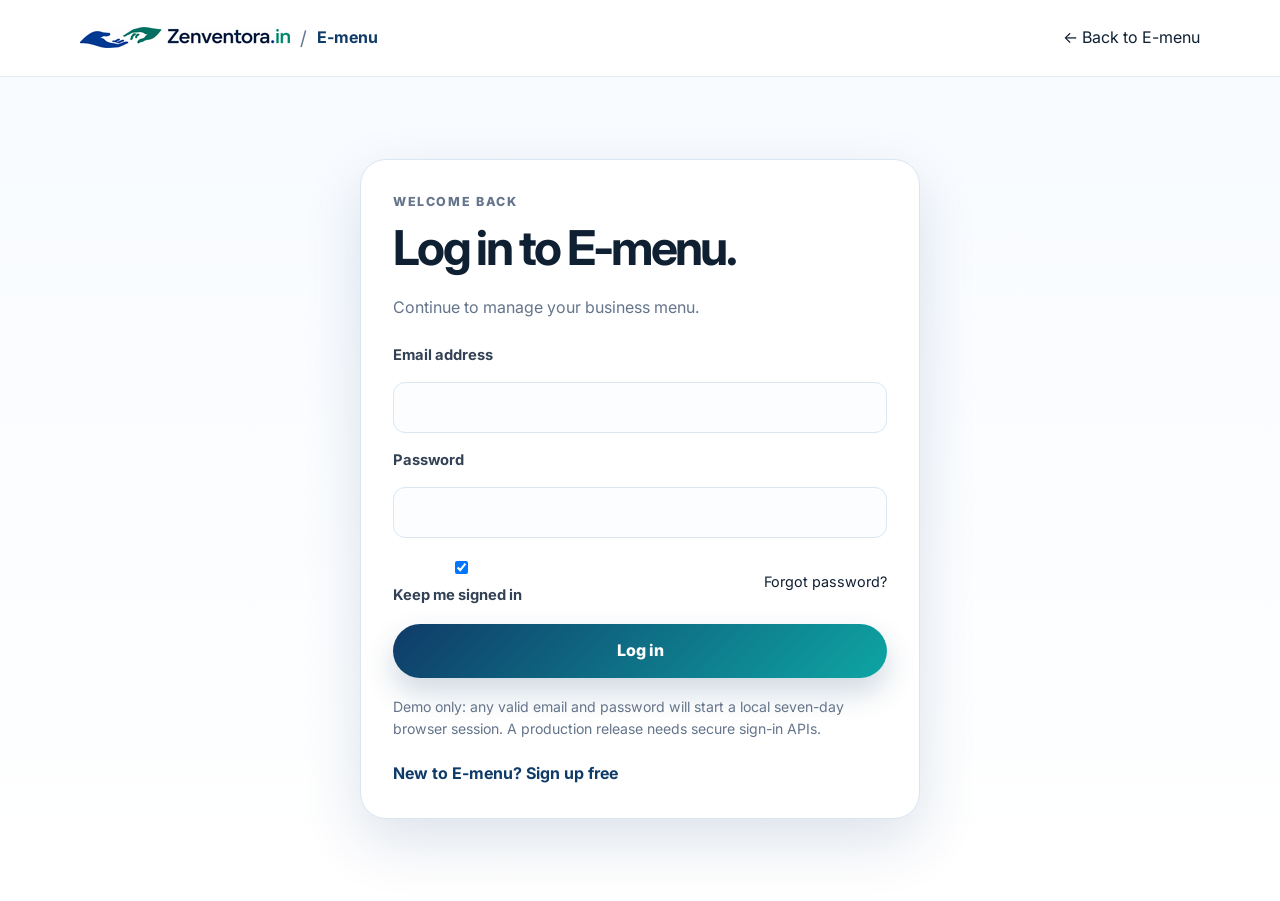
<file: emenu/dashboard.html>
<!doctype html><html lang="en-IN"><head><meta charset="utf-8"><meta name="viewport" content="width=device-width,initial-scale=1"><title>My E-menu | Zenventora</title><meta name="robots" content="noindex, nofollow"><link rel="icon" href="../assets/favicon.svg"><link rel="preconnect" href="https://fonts.googleapis.com"><link rel="preconnect" href="https://fonts.gstatic.com" crossorigin><link href="https://fonts.googleapis.com/css2?family=Inter:wght@400;500;600;700;800&display=swap" rel="stylesheet"><link rel="stylesheet" href="../styles.css"><link rel="stylesheet" href="emenu.css"></head><body class="emenu-page"><header class="site-header"><nav class="nav container"><a class="brand emenu-brand" href="index.html"><img class="brand-logo" src="../assets/zenventora-logo.svg" alt="Zenventora logo"><span>/</span><strong>E-menu</strong></a><a href="index.html">← Back to E-menu</a></nav></header><main class="auth-main"><section class="auth-card" data-dashboard><p class="eyebrow">My account</p><h1>Your E-menu workspace.</h1><p data-dashboard-copy>Checking your demo session…</p><div class="card-grid" style="margin-top:24px"><article class="card"><h3>Business profile</h3><p>Add your logo, business name, and social links.</p></article><article class="card"><h3>Menu builder</h3><p>Create categories, add items, prices, and availability.</p></article><article class="card"><h3>Publish & QR</h3><p>Publish your menu and download its QR code.</p></article></div><p class="auth-note">Workspace actions are product placeholders until secure account, menu publishing, file storage, QR, and email APIs are connected.</p><button class="btn btn-secondary" type="button" data-logout>Log out</button></section></main><script src="emenu.js"></script></body></html>
</file>
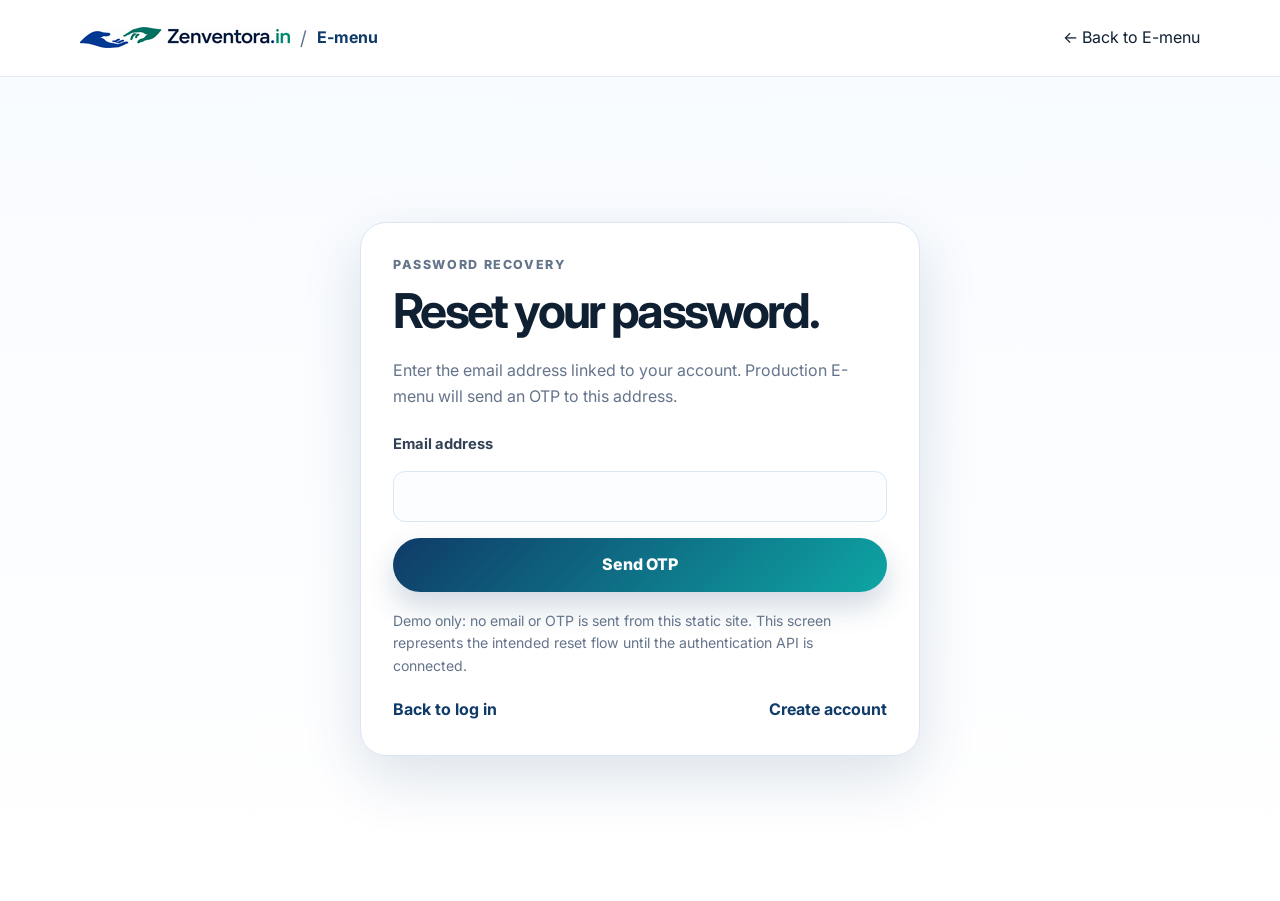
<file: emenu/forgot-password.html>
<!doctype html><html lang="en-IN"><head><meta charset="utf-8"><meta name="viewport" content="width=device-width,initial-scale=1"><title>Reset password | E-menu by Zenventora</title><meta name="robots" content="noindex, nofollow"><link rel="icon" href="../assets/favicon.svg"><link rel="preconnect" href="https://fonts.googleapis.com"><link rel="preconnect" href="https://fonts.gstatic.com" crossorigin><link href="https://fonts.googleapis.com/css2?family=Inter:wght@400;500;600;700;800&display=swap" rel="stylesheet"><link rel="stylesheet" href="../styles.css"><link rel="stylesheet" href="emenu.css"></head><body class="emenu-page"><header class="site-header"><nav class="nav container"><a class="brand emenu-brand" href="index.html"><img class="brand-logo" src="../assets/zenventora-logo.svg" alt="Zenventora logo"><span>/</span><strong>E-menu</strong></a><a href="index.html">← Back to E-menu</a></nav></header><main class="auth-main"><section class="auth-card"><p class="eyebrow">Password recovery</p><h1>Reset your password.</h1><p>Enter the email address linked to your account. Production E-menu will send an OTP to this address.</p><form class="form-grid" data-reset-form><label>Email address<input name="email" type="email" autocomplete="email" required></label><button class="btn btn-primary" type="submit">Send OTP</button></form><p class="form-message" data-form-message role="status"></p><p class="auth-note">Demo only: no email or OTP is sent from this static site. This screen represents the intended reset flow until the authentication API is connected.</p><div class="auth-links"><a href="login.html">Back to log in</a><a href="signup.html">Create account</a></div></section></main><script src="emenu.js"></script></body></html>
</file>
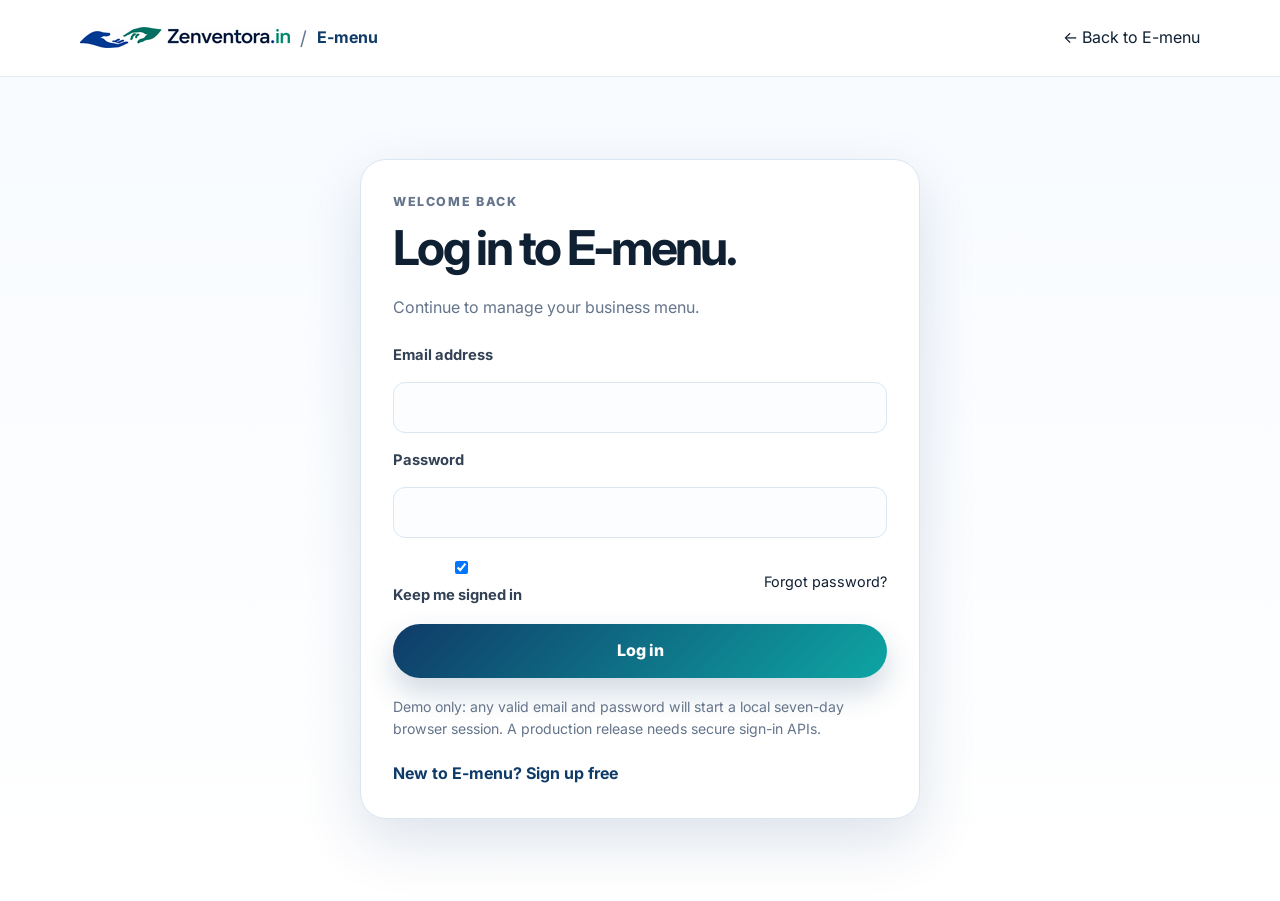
<file: emenu/login.html>
<!doctype html><html lang="en-IN"><head><meta charset="utf-8"><meta name="viewport" content="width=device-width,initial-scale=1"><title>Log in | E-menu by Zenventora</title><meta name="robots" content="noindex, nofollow"><link rel="icon" href="../assets/favicon.svg"><link rel="preconnect" href="https://fonts.googleapis.com"><link rel="preconnect" href="https://fonts.gstatic.com" crossorigin><link href="https://fonts.googleapis.com/css2?family=Inter:wght@400;500;600;700;800&display=swap" rel="stylesheet"><link rel="stylesheet" href="../styles.css"><link rel="stylesheet" href="emenu.css"></head><body class="emenu-page"><header class="site-header"><nav class="nav container"><a class="brand emenu-brand" href="index.html"><img class="brand-logo" src="../assets/zenventora-logo.svg" alt="Zenventora logo"><span>/</span><strong>E-menu</strong></a><a href="index.html">← Back to E-menu</a></nav></header><main class="auth-main"><section class="auth-card"><p class="eyebrow">Welcome back</p><h1>Log in to E-menu.</h1><p>Continue to manage your business menu.</p><form class="form-grid" data-login-form><label>Email address<input name="email" type="email" autocomplete="email" required></label><label>Password<input name="password" type="password" autocomplete="current-password" required></label><div class="form-row"><label><input type="checkbox" checked> Keep me signed in</label><a href="forgot-password.html">Forgot password?</a></div><button class="btn btn-primary" type="submit">Log in</button></form><p class="form-message" data-form-message role="status"></p><p class="auth-note">Demo only: any valid email and password will start a local seven-day browser session. A production release needs secure sign-in APIs.</p><div class="auth-links"><a href="signup.html">New to E-menu? Sign up free</a></div></section></main><script src="emenu.js"></script></body></html>
</file>
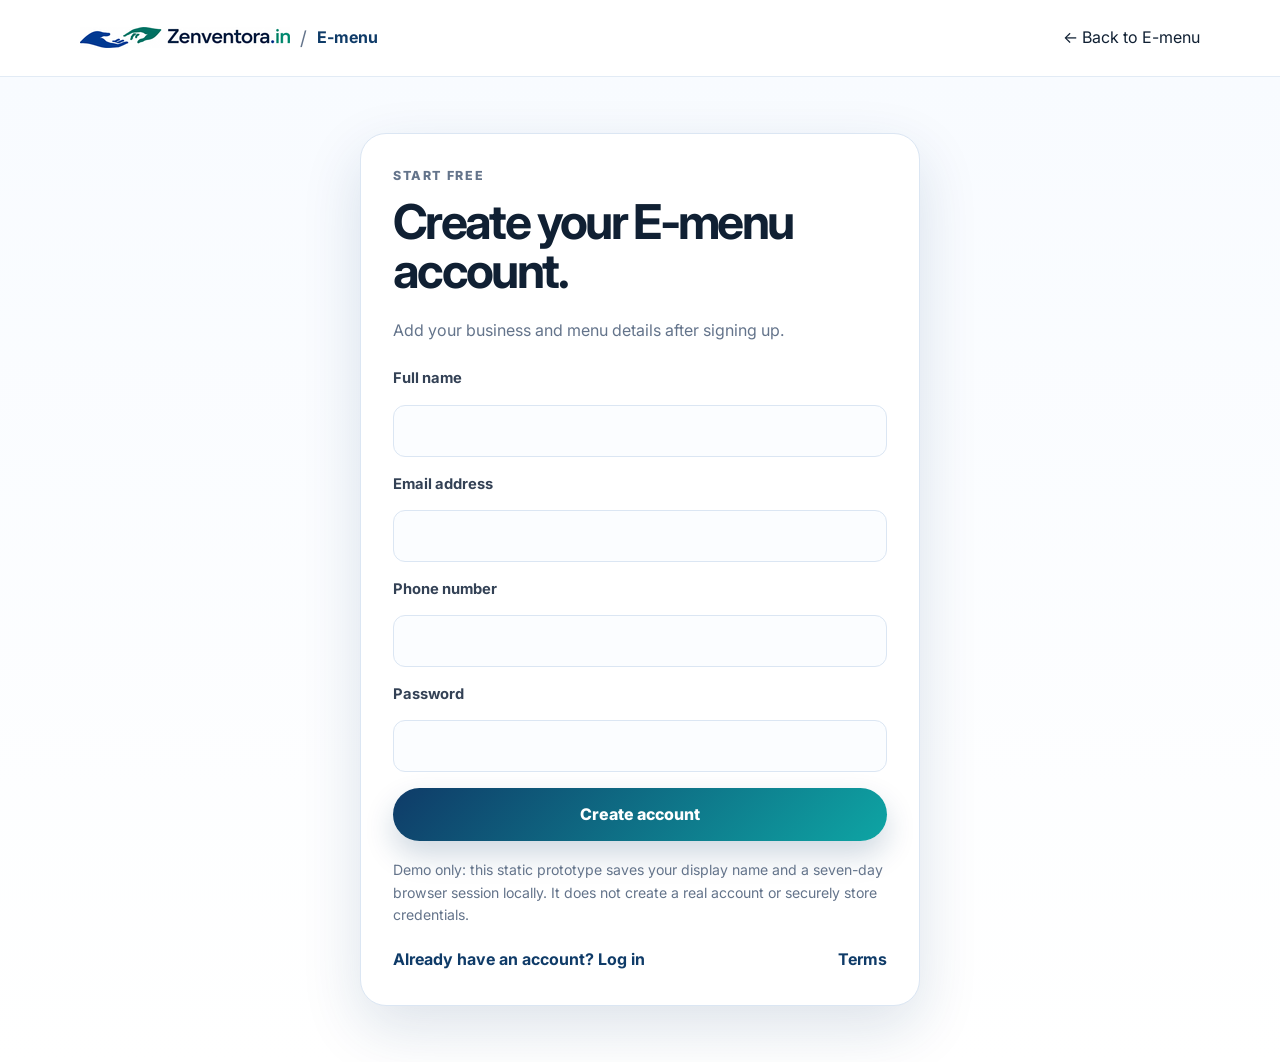
<file: emenu/signup.html>
<!doctype html><html lang="en-IN"><head><meta charset="utf-8"><meta name="viewport" content="width=device-width,initial-scale=1"><title>Sign up | E-menu by Zenventora</title><meta name="robots" content="noindex, nofollow"><link rel="icon" href="../assets/favicon.svg"><link rel="preconnect" href="https://fonts.googleapis.com"><link rel="preconnect" href="https://fonts.gstatic.com" crossorigin><link href="https://fonts.googleapis.com/css2?family=Inter:wght@400;500;600;700;800&display=swap" rel="stylesheet"><link rel="stylesheet" href="../styles.css"><link rel="stylesheet" href="emenu.css"></head><body class="emenu-page"><header class="site-header"><nav class="nav container"><a class="brand emenu-brand" href="index.html"><img class="brand-logo" src="../assets/zenventora-logo.svg" alt="Zenventora logo"><span>/</span><strong>E-menu</strong></a><a href="index.html">← Back to E-menu</a></nav></header><main class="auth-main"><section class="auth-card"><p class="eyebrow">Start free</p><h1>Create your E-menu account.</h1><p>Add your business and menu details after signing up.</p><form class="form-grid" data-signup-form><label>Full name<input name="name" autocomplete="name" required></label><label>Email address<input name="email" type="email" autocomplete="email" required></label><label>Phone number<input name="phone" type="tel" autocomplete="tel" required></label><label>Password<input name="password" type="password" autocomplete="new-password" minlength="8" required></label><button class="btn btn-primary" type="submit">Create account</button></form><p class="form-message" data-form-message role="status"></p><p class="auth-note">Demo only: this static prototype saves your display name and a seven-day browser session locally. It does not create a real account or securely store credentials.</p><div class="auth-links"><a href="login.html">Already have an account? Log in</a><a href="../terms-and-conditions.html">Terms</a></div></section></main><script src="emenu.js"></script></body></html>
</file>
<file: styles.css>
:root {
    --navy: #0b2440;
    --blue: #0f3b68;
    --teal: #0ea5a4;
    --orange: #f97316;
    --ink: #102033;
    --muted: #64748b;
    --line: #dbe6f3;
    --soft: #f5f9fc;
    --white: #fff;
    --shadow: 0 22px 60px rgba(15,59,104,.14);
    --radius: 22px
}

* {
    box-sizing: border-box
}

html {
    scroll-behavior: smooth
}

body {
    margin: 0;
    font-family: Inter,system-ui,-apple-system,Segoe UI,sans-serif;
    color: var(--ink);
    background: var(--white);
    line-height: 1.6
}

a {
    color: inherit;
    text-decoration: none
}

button,input,select,textarea {
    font: inherit
}

.container {
    width: min(1120px,calc(100% - 32px));
    margin-inline:auto}

.skip-link {
    position: absolute;
    left: -999px;
    top: 10px;
    background: var(--navy);
    color: #fff;
    padding: 10px 14px;
    z-index: 99
}

.skip-link:focus {
    left: 10px
}

.site-header {
    position: sticky;
    top: 0;
    z-index: 40;
    background: rgba(255,255,255,.92);
    backdrop-filter: blur(18px);
    border-bottom: 1px solid rgba(219,230,243,.8)
}

.nav {
    min-height: 76px;
    display: flex;
    align-items: center;
    justify-content: space-between;
    gap: 22px
}

.brand {
    display: inline-flex;
    align-items: center;
    gap: 10px;
    font-weight: 800;
    font-size: 1.2rem
}

.brand-mark {
    width: 38px;
    height: 38px;
    border-radius: 12px;
    display: grid;
    place-items: center;
    color: #fff;
    background: linear-gradient(135deg,var(--blue),var(--teal));
    box-shadow: 0 12px 30px rgba(14,165,164,.25)
}

.nav-menu {
    display: flex;
    align-items: center;
    gap: 22px;
    font-weight: 600;
    color: #34445a
}

.nav-menu a:hover {
    color: var(--teal);
}

.nav-toggle {
    display: none;
    border: 1px solid var(--line);
    border-radius: 999px;
    background: #fff;
    padding: 9px 14px
}

.btn {
    border: 0;
    border-radius: 999px;
    padding: 14px 22px;
    font-weight: 800;
    cursor: pointer;
    display: inline-flex;
    justify-content: center;
    align-items: center;
    gap: 8px;
    transition: .2s
}

.btn-primary {
    color: #fff;
    background: linear-gradient(135deg,var(--blue),var(--teal));
    box-shadow: 0 14px 30px rgba(15,59,104,.2)
}

.btn-secondary {
    background: #fff;
    color: var(--blue);
    border: 1px solid var(--line)
}

.btn-light {
    background: #fff;
    color: var(--blue)
}

.btn-small {
    padding: 10px 16px
}

.section {
    padding: 92px 0
}

.soft-bg {
    background: var(--soft)
}

.hero {
    padding: 120px 0 86px;
    background: radial-gradient(circle at top right,rgba(14,165,164,.18),transparent 36%),linear-gradient(180deg,#f8fbff,#fff)
}

.hero-grid {
    display: grid;
    grid-template-columns: 1.1fr .9fr;
    gap: 48px;
    align-items: center
}

.eyebrow {
    text-transform: uppercase;
    letter-spacing: .13em;
    color: var(--teal);
    font-weight: 800;
    font-size: .78rem;
    margin: 0 0 12px
}

h1,h2,h3,p {
    margin-top: 0
}

h1 {
    font-size: clamp(2.4rem,5vw,4.6rem);
    line-height: 1.02;
    letter-spacing: -.055em;
    margin-bottom: 22px
}

h2 {
    font-size: clamp(2rem,3.5vw,3.25rem);
    line-height: 1.08;
    letter-spacing: -.04em;
    margin-bottom: 18px
}

h3 {
    font-size: 1.12rem;
    margin-bottom: 8px
}

.hero-text,.section-heading p,.narrow p,.split-grid p,.customer-card p,.contact-grid p {
    color: var(--muted);
    font-size: 1.06rem
}

.hero-actions {
    display: flex;
    gap: 14px;
    flex-wrap: wrap
}

.hero-panel {
    background: #fff;
    border: 1px solid var(--line);
    border-radius: 32px;
    padding: 24px;
    box-shadow: var(--shadow)
}

.metric-card {
    padding: 24px;
    border-radius: 24px;
    background: linear-gradient(135deg,var(--navy),var(--blue));
    color: #fff;
    margin-bottom: 16px
}

.metric-card span {
    display: block;
    color: #bde7ea;
    font-weight: 800;
    margin-bottom: 8px
}

.metric-card strong {
    font-size: 1.35rem;
    line-height: 1.2
}

.metric-grid {
    display: grid;
    grid-template-columns: 1fr 1fr;
    gap: 14px
}

.metric-grid div {
    padding: 18px;
    border: 1px solid var(--line);
    border-radius: 18px;
    background: #f9fcff
}

.metric-grid strong,.metric-grid span {
    display: block
}

.metric-grid span {
    color: var(--muted);
    font-size: .9rem
}

.narrow {
    max-width: 840px;
    text-align: center
}

.web-presence {
    background: linear-gradient(180deg,#fff 0,#f1fbfb 100%)
}

.web-presence-grid {
    display: grid;
    grid-template-columns: .88fr 1.12fr;
    gap: 42px;
    align-items: start
}

.web-presence-copy {
    position: sticky;
    top: 104px
}

.web-presence-copy p {
    color: var(--muted);
    font-size: 1.05rem
}

.web-presence-copy .web-presence-lead {
    color: var(--ink);
    font-size: 1.28rem;
    line-height: 1.55;
    font-weight: 600
}

.web-presence-actions {
    display: flex;
    align-items: center;
    gap: 20px;
    flex-wrap: wrap;
    margin-top: 26px
}

.text-link {
    color: var(--blue);
    font-weight: 800
}

.text-link span {
    color: var(--teal);
    margin-left: 4px
}

.web-service-grid {
    display: grid;
    grid-template-columns: 1fr 1fr;
    gap: 16px
}

.web-service-card {
    min-height: 252px;
    padding: 24px;
    border: 1px solid #cce8e8;
    border-radius: var(--radius);
    background: rgba(255,255,255,.9);
    box-shadow: 0 12px 35px rgba(15,59,104,.06)
}

.service-number {
    display: inline-flex;
    margin-bottom: 28px;
    color: var(--teal);
    font-size: .85rem;
    font-weight: 900;
    letter-spacing: .1em
}

.web-service-card h3 {
    font-size: 1.22rem
}

.web-service-card p,.search-clarity p {
    color: var(--muted)
}

.search-clarity {
    display: grid;
    grid-template-columns: .82fr 1.18fr;
    gap: 34px;
    align-items: center;
    margin-top: 66px;
    padding: 28px 32px;
    border: 1px solid #bfe3e2;
    border-radius: 24px;
    background: #fff
}

.search-clarity .eyebrow {
    margin-bottom: 8px
}

.search-clarity h3 {
    margin: 0;
    font-size: 1.32rem;
    line-height: 1.3
}

.search-clarity p:last-child {
    margin: 0
}

.section-heading {
    max-width: 760px;
    margin: 0 auto 38px;
    text-align: center
}

.card-grid {
    display: grid;
    gap: 18px
}

.card-grid.four {
    grid-template-columns: repeat(4,1fr)
}

.card,.partner-card,.service-list article,.steps article {
    background: #fff;
    border: 1px solid var(--line);
    border-radius: var(--radius);
    padding: 24px;
    box-shadow: 0 12px 35px rgba(15,59,104,.06)
}

.steps article{
    max-width: calc(33.3% - 30px);
    width: 100%;
}

.card p,.partner-card p,.service-list p,.steps p,.faq-list p,.footer-grid p {
    color: var(--muted)
}

.icon {
    display: grid;
    place-items: center;
    width: 42px;
    height: 42px;
    border-radius: 14px;
    background: #e9fbfb;
    color: var(--teal);
    font-weight: 900;
    margin-bottom: 16px
}

.partner-grid {
    display: grid;
    grid-template-columns: repeat(3,1fr);
    gap: 22px
}

.logo-placeholder {
    height: 76px;
    border: 1px dashed #8bb4d3;
    border-radius: 18px;
    display: grid;
    place-items: center;
    color: #7390a8;
    font-weight: 800;
    background: #f7fbff;
    margin-bottom: 18px
}

.partner-card span {
    display: inline-flex;
    border-radius: 999px;
    background: #e9fbfb;
    color: #087b7b;
    padding: 6px 12px;
    font-weight: 800;
    font-size: .82rem;
    display: none;
}

.service-list {
    display: grid;
    grid-template-columns: repeat(3,1fr);
    gap: 18px
}

.steps {
    display: flex;
    gap: 15px;
    justify-content: center;
    flex-wrap: wrap;
}

.steps span {
    display: inline-flex;
    color: var(--orange);
    font-weight: 900;
    margin-bottom: 12px
}

.split-grid {
    display: grid;
    grid-template-columns: .9fr 1.1fr;
    gap: 44px;
    align-items: center
}

.check-grid {
    display: grid;
    grid-template-columns: 1fr 1fr;
    gap: 14px
}

.check-grid span {
    padding: 16px 18px;
    border-radius: 16px;
    background: #f7fbff;
    border: 1px solid var(--line);
    font-weight: 800
}

.check-grid span:before {
    content: '✓';
    color: var(--teal);
    margin-right: 8px
}

.customer-band {
    padding: 70px 0;
    background: linear-gradient(135deg,var(--navy),var(--blue));
    color: #fff
}

.customer-card {
    display: flex;
    align-items: center;
    justify-content: space-between;
    gap: 30px
}

.customer-card div{
    max-width: 60%;
}

.customer-card p {
    color: #d5e6f4
}

.faq-list {
    max-width: 860px;
    margin: auto;
    display: grid;
    gap: 14px
}

.faq-list details {
    border: 1px solid var(--line);
    border-radius: 18px;
    background: #fff;
    padding: 18px 22px
}

.faq-list summary {
    cursor: pointer;
    font-weight: 800
}

.contact-section {
    background: linear-gradient(180deg,#fff,var(--soft))
}

.contact-grid {
    display: flex;
    grid-template-columns: .85fr 1.15fr;
    gap: 36px;
    align-items: start
}

.contact-points {
    display: grid;
    gap: 10px;
    margin-top: 26px
}

.contact-points a,.contact-points span {
    padding: 14px 16px;
    border: 1px solid var(--line);
    border-radius: 14px;
    background: #fff;
    font-weight: 700
}

.lead-form {
    display: grid;
    grid-template-columns: 1fr 1fr;
    gap: 14px;
    background: #fff;
    border: 1px solid var(--line);
    border-radius: 28px;
    padding: 24px;
    box-shadow: var(--shadow)
}

label {
    display: grid;
    gap: 7px;
    font-weight: 700;
    color: #334155
}

.full {
    grid-column: 1/-1
}

input,select,textarea {
    width: 100%;
    border: 1px solid var(--line);
    border-radius: 14px;
    padding: 13px 14px;
    background: #fbfdff;
    color: var(--ink)
}

textarea {
    resize: vertical
}

.site-footer {
    background: #071b31;
    color: #dce9f6;
    padding: 56px 0 24px
}

.footer-grid {
    display: grid;
    grid-template-columns: 1.5fr 1fr 1fr;
    gap: 34px
}

.footer-grid a {
    display: block;
    color: #dce9f6;
    margin: 8px 0
}

.footer-grid h3 {
    color: #fff
}

.footer-brand {
    color: #fff
}

.footer-bottom {
    border-top: 1px solid rgba(255,255,255,.12);
    margin-top: 34px;
    padding-top: 20px;
    display: flex;
    justify-content: space-between;
    gap: 14px;
    flex-wrap: wrap;
    color: #a9bed2
}

.floating-cta {
    position: fixed;
    right: 18px;
    bottom: 18px;
    z-index: 45;
    border: 0;
    border-radius: 999px;
    padding: 15px 20px;
    background: var(--orange);
    color: #fff;
    font-weight: 900;
    box-shadow: 0 18px 40px rgba(249,115,22,.32);
    cursor: pointer
}

.drawer-backdrop {
    position: fixed;
    inset: 0;
    background: rgba(7,27,49,.48);
    z-index: 60
}

.enquiry-drawer {
    position: fixed;
    top: 0;
    right: 0;
    width: min(430px,100%);
    height: 100dvh;
    background: #fff;
    z-index: 61;
    padding: 30px;
    box-shadow: -25px 0 70px rgba(7,27,49,.25);
    transform: translateX(105%);
    transition: .25s;
    overflow: auto
}

.enquiry-drawer.open {
    transform: translateX(0)
}

.drawer-close {
    position: absolute;
    top: 14px;
    right: 16px;
    border: 0;
    background: #eef5fb;
    border-radius: 50%;
    width: 40px;
    height: 40px;
    font-size: 1.5rem;
    cursor: pointer
}

.drawer-form {
    display: grid;
    gap: 13px;
    margin-top: 22px
}

@media (max-width: 960px) {
    .nav-toggle {
        display:inline-flex
    }

    .nav-menu {
        position: absolute;
        left: 16px;
        right: 16px;
        top: 76px;
        background: #fff;
        border: 1px solid var(--line);
        box-shadow: var(--shadow);
        border-radius: 20px;
        padding: 18px;
        display: none;
        flex-direction: column;
        align-items: stretch
    }

    .nav-menu.open {
        display: flex
    }

    .hero-grid,.split-grid,.web-presence-grid,.search-clarity {
        grid-template-columns: 1fr;
    }

    .web-presence-copy {
        position: static
    }

    .card-grid.four,.service-list {
        grid-template-columns: 1fr 1fr
    }

    .steps {
        grid-template-columns: 1fr 1fr
    }

    .partner-grid {
        grid-template-columns: 1fr
    }

    .customer-card {
        align-items: flex-start;
        flex-direction: column
    }

    .section {
        padding: 72px 0
    }

    .hero {
        padding-top: 92px
    }

    .customer-card div{
        max-width: 100%;
    }
    .steps article{
        max-width: calc(50% - 15px);
    }

    .search-clarity {
        gap: 14px;
        margin-top: 28px
    }
}

@media (max-width: 620px) {
    .container {
        width:min(100% - 24px,1120px)
    }

    .card-grid.four,.service-list,.steps,.check-grid,.lead-form,.footer-grid,.web-service-grid {
        grid-template-columns: 1fr
    }

    .hero-actions .btn {
        width: 100%
    }

    .metric-grid {
        grid-template-columns: 1fr
    }

    .lead-form {
        padding: 18px;
        border-radius: 22px
    }

    .footer-bottom {
        display: grid
    }

    .floating-cta {
        left: 12px;
        right: 12px;
        width: calc(100% - 24px)
    }

    .section {
        padding: 58px 0
    }

    h1 {
        font-size: 2.45rem
    }

    .hero-panel {
        border-radius: 24px
    }

    .web-presence-copy .web-presence-lead {
        font-size: 1.14rem
    }

    .web-service-card {
        min-height: auto
    }

    .search-clarity {
        padding: 24px
    }

    .enquiry-drawer {
        padding: 26px 18px 96px
    }
    .steps article {
        max-width: 100%;
    }
}

.legal-page .legal-hero {
    padding: 92px 0 64px
}

.updated {
    display: inline-flex;
    margin-top: 12px;
    padding: 8px 14px;
    border-radius: 999px;
    background: #e9fbfb;
    color: #087b7b;
    font-weight: 800
}

.legal-content {
    max-width: 900px;
    background: #fff;
    border: 1px solid var(--line);
    border-radius: 28px;
    padding: 34px;
    box-shadow: var(--shadow)
}

.legal-content h2 {
    font-size: 1.35rem;
    letter-spacing: -.02em;
    margin-top: 28px
}

.legal-content h2:first-child {
    margin-top: 0
}

.legal-content a {
    color: var(--teal);
    font-weight: 800
}

.legal-nav {
    display: flex!important;
    position: static!important;
    box-shadow: none!important;
    border: 0!important;
    background: transparent!important;
    padding: 0!important;
    flex-direction: row!important;
    align-items: center!important
}

@media (max-width: 720px) {
    .legal-nav {
        gap:12px!important;
        flex-wrap: wrap;
        justify-content: flex-end;
        font-size: .92rem
    }

    .legal-content {
        padding: 22px;
        border-radius: 22px
    }

    .legal-page .legal-hero {
        padding: 72px 0 44px
    }
}

.zoho-form-card {
    background: #fff;
    border: 1px solid var(--line);
    border-radius: 28px;
    padding: 28px;
    position: sticky;
    box-shadow: var(--shadow);
    top: 100px;
}

.zoho-form-card p {
    color: var(--muted)
}

.contact-form-page {
    padding-top: 46px
}

.iframe-shell {
    background: #fff;
    border: 1px solid var(--line);
    border-radius: 28px;
    padding: 12px;
    box-shadow: var(--shadow);
    overflow: hidden
}

.iframe-shell iframe {
    display: block;
    width: 100%;
    min-height: 640px;
    border: 0;
    border-radius: 18px
}

.form-helper {
    margin: 18px auto 0;
    max-width: 860px;
    color: var(--muted);
    text-align: center
}

.form-helper a {
    color: var(--teal);
    font-weight: 800
}

@media (max-width: 620px) {
    .iframe-shell {
        padding:6px;
        border-radius: 20px
    }

    .iframe-shell iframe {
        min-height: 720px;
        border-radius: 14px
    }

    .zoho-form-card {
        padding: 22px;
        border-radius: 22px
    }
}

.brand-logo {
    display: block;
    width: 210px;
    max-width: 48vw;
    height: auto
}

.footer-brand .brand-logo {
    width: 190px;
    filter: drop-shadow(0 10px 24px rgba(255,255,255,.08))
}

.partner-logo {
    margin-bottom: 15px;
    display: inline-block;
}

.partner-logo.green{
    background: #1f8b24;
    padding: 5px;
    border-radius: 20px;
}

.partner-logo img {
    max-width: 150px;
    max-height: 58px;
    display: block;
}

.partner-link {
    display: inline-flex;
    margin-top: 12px;
    color: #fff;
    font-weight: 800;
    padding: 10px 25px;
    border-radius: 30px;
    background: var(--teal);
}

.footer-grid {
    grid-template-columns: 1.4fr .8fr 1fr .8fr
}

@media (max-width: 1080px) {
    .partner-grid {
        grid-template-columns:repeat(2,1fr)
    }

    .footer-grid {
        grid-template-columns: 1fr 1fr
    }
}

@media (max-width: 620px) {
    .brand-logo {
        width:168px;
        max-width: 62vw
    }

    .partner-grid {
        grid-template-columns: 1fr
    }

    .footer-grid {
        grid-template-columns: 1fr
    }
}

/* Keep primary navigation from wrapping at browser zoom and medium desktop widths. */
@media (max-width: 1120px) {
    .site-header .nav {
        gap: 14px;
    }

    .site-header .nav-toggle {
        display: inline-flex;
        flex: 0 0 auto;
    }

    .site-header .nav-menu {
        position: absolute;
        left: 16px;
        right: 16px;
        top: 76px;
        z-index: 45;
        display: none;
        flex-direction: column;
        align-items: stretch;
        gap: 0;
        padding: 12px;
        border: 1px solid var(--line);
        border-radius: 20px;
        background: #fff;
        box-shadow: var(--shadow);
    }

    .site-header .nav-menu.open {
        display: flex;
    }

    .site-header .nav-menu > a,
    .site-header .nav-menu > span {
        padding: 11px 12px;
    }

    .site-header .nav-menu .btn {
        width: 100%;
    }
}
</file>
<file: emenu/emenu.css>
.emenu-brand strong{color:var(--blue);font-size:1rem}.emenu-brand span{color:var(--muted);font-weight:400}.microcopy{font-size:.86rem;color:var(--muted);margin:14px 0 0}.menu-preview{padding:0;overflow:hidden}.preview-top{display:flex;justify-content:space-between;align-items:center;padding:18px 22px;background:var(--navy);color:#fff}.menu-preview>h3,.menu-preview>.menu-tag,.menu-row{margin-left:24px;margin-right:24px}.menu-tag{margin-top:25px;margin-bottom:6px;color:var(--teal);font-size:.72rem;font-weight:800;letter-spacing:.12em}.menu-row{display:flex;justify-content:space-between;gap:16px;border-top:1px solid var(--line);padding:14px 0}.menu-row span{font-weight:700}.menu-row small{display:block;color:#16826f;font-size:.75rem}.muted-item{opacity:.55}.muted-item small{color:#b45309}.preview-footer{margin-top:18px;padding:14px 24px;background:var(--soft);font-weight:700;color:var(--blue)}.pricing-grid{display:grid;grid-template-columns:repeat(3,1fr);gap:20px;align-items:stretch}.price-card{background:#fff;border:1px solid var(--line);border-radius:24px;padding:28px;display:flex;flex-direction:column}.price-card.featured{border:2px solid var(--teal);box-shadow:var(--shadow)}.price-card h3{font-size:2.3rem;margin-bottom:6px}.price-card h3 small{font-size:.9rem;color:var(--muted);font-weight:500}.price-card>p:not(.eyebrow){color:var(--muted)}.price-card ul{list-style:none;padding:0;margin:12px 0 28px}.price-card li{padding:7px 0;border-bottom:1px solid var(--line);font-size:.92rem}.price-card li:before{content:'✓';color:var(--teal);font-weight:800;margin-right:9px}.price-card .btn{margin-top:auto}.comparison-wrap{margin-top:34px;overflow-x:auto;background:#fff;border:1px solid var(--line);border-radius:20px}.comparison{width:100%;border-collapse:collapse;min-width:600px}.comparison caption{text-align:left;padding:20px 24px;font-weight:800;font-size:1.1rem}.comparison th,.comparison td{padding:14px 24px;text-align:left;border-top:1px solid var(--line)}.comparison thead th{color:var(--blue);background:var(--soft)}.testimonial{border:1px solid var(--line);border-radius:22px;margin:0;padding:26px;background:#fff}.testimonial p{font-size:1.05rem;line-height:1.7}.testimonial footer{display:grid;color:var(--muted);font-size:.85rem}.testimonial footer strong{color:var(--ink)}.auth-main{min-height:calc(100vh - 76px);display:grid;place-items:center;padding:56px 16px;background:linear-gradient(180deg,#f8fbff,#fff)}.auth-card{width:min(560px,100%);padding:32px;background:#fff;border:1px solid var(--line);border-radius:26px;box-shadow:var(--shadow)}.auth-card h1{font-size:clamp(2rem,5vw,3rem)}.auth-card>p{color:var(--muted)}.form-grid{display:grid;gap:16px;margin-top:24px}.form-grid label{font-weight:700;font-size:.92rem}.form-grid input{display:block;width:100%;margin-top:7px;padding:13px 14px;border:1px solid var(--line);border-radius:12px;color:var(--ink)}.form-grid input:focus{outline:3px solid rgba(14,165,164,.18);border-color:var(--teal)}.form-row{display:flex;justify-content:space-between;gap:15px;align-items:center;font-size:.9rem}.auth-note,.form-message{font-size:.88rem;color:var(--muted);margin-top:18px}.form-message{display:none;padding:12px;border-radius:10px;background:#e8f8f7;color:#086563}.form-message.show{display:block}.auth-links{margin-top:20px;display:flex;justify-content:space-between;gap:15px;flex-wrap:wrap;font-weight:700;color:var(--blue)}.profile-pill{border:1px solid var(--line);border-radius:999px;padding:7px 11px;background:#fff;font-size:.85rem;font-weight:700;white-space:nowrap}.profile-pill:hover{color:var(--teal)}@media(max-width:800px){.pricing-grid{grid-template-columns:1fr}.price-card{padding:24px}.emenu-brand .brand-logo{width:126px}.nav-menu .profile-pill{display:inline-block}.comparison th,.comparison td{padding:12px 16px}}@media(max-width:520px){.auth-card{padding:24px 20px}.form-row{align-items:flex-start;flex-direction:column}.emenu-brand strong{font-size:.9rem}}
/* Customer-facing live-menu mockup shown in the hero. */
.customer-menu-showcase{position:relative;min-height:530px;padding:28px;overflow:hidden;background:radial-gradient(circle at 78% 12%,rgba(248,183,93,.36),transparent 30%),linear-gradient(135deg,#140e10,#33201d 54%,#092a32);border-color:rgba(255,255,255,.15)}.showcase-glow{position:absolute;inset:auto -18% -42% auto;width:360px;height:360px;border-radius:50%;background:rgba(238,128,53,.4);filter:blur(70px)}.phone-menu{position:relative;z-index:1;width:min(315px,calc(100% - 74px));margin:0 auto;padding:10px 13px 15px;border:7px solid #141719;border-radius:33px;background:#fff;box-shadow:0 28px 70px rgba(0,0,0,.48);transform:rotate(2.5deg)}.phone-status{display:flex;justify-content:space-between;font-size:.58rem;font-weight:800;padding:0 4px 8px}.cafe-cover{height:112px;border-radius:20px;padding:14px;display:flex;align-items:flex-end;gap:9px;background:linear-gradient(125deg,rgba(9,28,32,.75),rgba(81,40,27,.28)),linear-gradient(135deg,#c9793a,#38211d);color:#fff}.cafe-cover strong,.cafe-cover small{display:block}.cafe-cover small{font-size:.62rem;opacity:.85}.cafe-cover button{margin-left:auto;width:28px;height:28px;border:0;border-radius:50%;background:rgba(255,255,255,.18);color:#fff}.cafe-badge{display:grid;place-items:center;width:38px;height:38px;border:1px solid rgba(255,255,255,.72);border-radius:50%;font-family:Georgia,serif;font-weight:700}.menu-tabs{display:flex;gap:15px;padding:14px 3px 10px;font-size:.69rem;color:#77818a}.menu-tabs strong{color:#cb6e2d;border-bottom:2px solid #cb6e2d;padding-bottom:5px}.menu-category{margin:4px 3px 8px;color:#a35424;font-size:.58rem;font-weight:800;letter-spacing:.13em}.customer-item{display:grid;grid-template-columns:35px 1fr auto;gap:9px;align-items:center;padding:8px 2px;border-bottom:1px solid #edf0f2}.customer-item strong,.customer-item small{display:block}.customer-item strong{font-size:.72rem}.customer-item small{font-size:.58rem;color:#7b8791}.customer-item>b{font-size:.67rem;color:#243642}.dish-art{display:grid;place-items:center;width:33px;height:33px;border-radius:10px;background:#f9e3c9;font-size:1rem}.cold-brew{background:#debf9d}.waffle{background:#f2c450;color:#8e4d19}.customer-item.sold{opacity:.5}.customer-item.sold>b{font-size:.57rem}.live-pill{margin:12px 2px 0;padding:7px 9px;border-radius:9px;background:#e8f8f3;color:#08735b;font-size:.58rem;font-weight:700}.live-pill i{display:inline-block;width:6px;height:6px;margin-right:4px;border-radius:50%;background:#18a779}.table-qr{position:absolute;z-index:2;right:12px;bottom:73px;width:90px;padding:10px 8px;border-radius:12px;background:#fff;color:#172f36;text-align:center;box-shadow:0 14px 28px rgba(0,0,0,.25);transform:rotate(-7deg)}.table-qr span,.table-qr small{display:block;font-size:.48rem;font-weight:800;letter-spacing:.08em}.table-qr b{display:block;font-size:2.7rem;line-height:.9;margin:8px 0}.showcase-caption{position:absolute;z-index:2;left:25px;bottom:18px;color:#fff;display:grid}.showcase-caption span{font-size:.65rem;letter-spacing:.12em;text-transform:uppercase;color:#f7be86;font-weight:800}.showcase-caption strong{font-size:1rem}.testimonial-single{width:min(700px,100%);margin:0 auto}.testimonial-single .testimonial{background:linear-gradient(135deg,#fff,#f4fafb);border-color:#cce5e7}.testimonial-single .testimonial p{font-size:1.2rem}@media(max-width:520px){.customer-menu-showcase{min-height:490px;padding:20px}.phone-menu{width:calc(100% - 45px)}.table-qr{right:2px;bottom:74px;transform:scale(.83) rotate(-7deg);transform-origin:right bottom}.showcase-caption{left:20px}}
/* Aifa Cafe customer identity and drink-led menu experience. */
.cafe-cover{background:linear-gradient(105deg,rgba(10,8,5,.87),rgba(48,20,9,.37)),radial-gradient(circle at 78% 20%,#e7872d,transparent 37%),linear-gradient(135deg,#59230e,#180b07)}.cafe-logo{width:42px;height:42px;object-fit:cover;border-radius:50%;border:1px solid rgba(255,198,111,.82);background:#100805}.cold-brew{background:linear-gradient(145deg,#8a4825,#f0b67e);font-size:0!important}.cold-brew:after{content:'🥤';font-size:1rem}.butterscotch{background:linear-gradient(145deg,#d99c3d,#fff0a7)}.aifa-testimonial{position:relative;overflow:hidden;text-align:center;padding:42px 46px 34px;box-shadow:0 22px 55px rgba(15,59,104,.1)}.aifa-testimonial:before{content:'';position:absolute;inset:0 0 auto;height:4px;background:linear-gradient(90deg,#d94b08,#ffb13a,#d94b08)}.aifa-testimonial>img{display:block;width:72px;height:72px;object-fit:cover;border-radius:50%;margin:0 auto 14px;border:3px solid #fff;box-shadow:0 8px 24px rgba(128,56,10,.22)}.aifa-testimonial .quote-mark{position:absolute;left:22px;top:60px;font:800 5rem/1 Georgia,serif;color:rgba(217,75,8,.12)}.aifa-testimonial p{position:relative;max-width:570px;margin:0 auto 20px;font-size:1.17rem;line-height:1.75}.aifa-testimonial footer{position:relative;gap:2px}.aifa-testimonial footer strong{font-size:1.05rem;color:#b64d13}.aifa-testimonial footer span{font-size:.78rem;letter-spacing:.06em;text-transform:uppercase}@media(max-width:520px){.aifa-testimonial{padding:36px 24px 28px}.aifa-testimonial p{font-size:1.04rem}.aifa-testimonial .quote-mark{left:8px;top:68px;font-size:4rem}}
</file>
